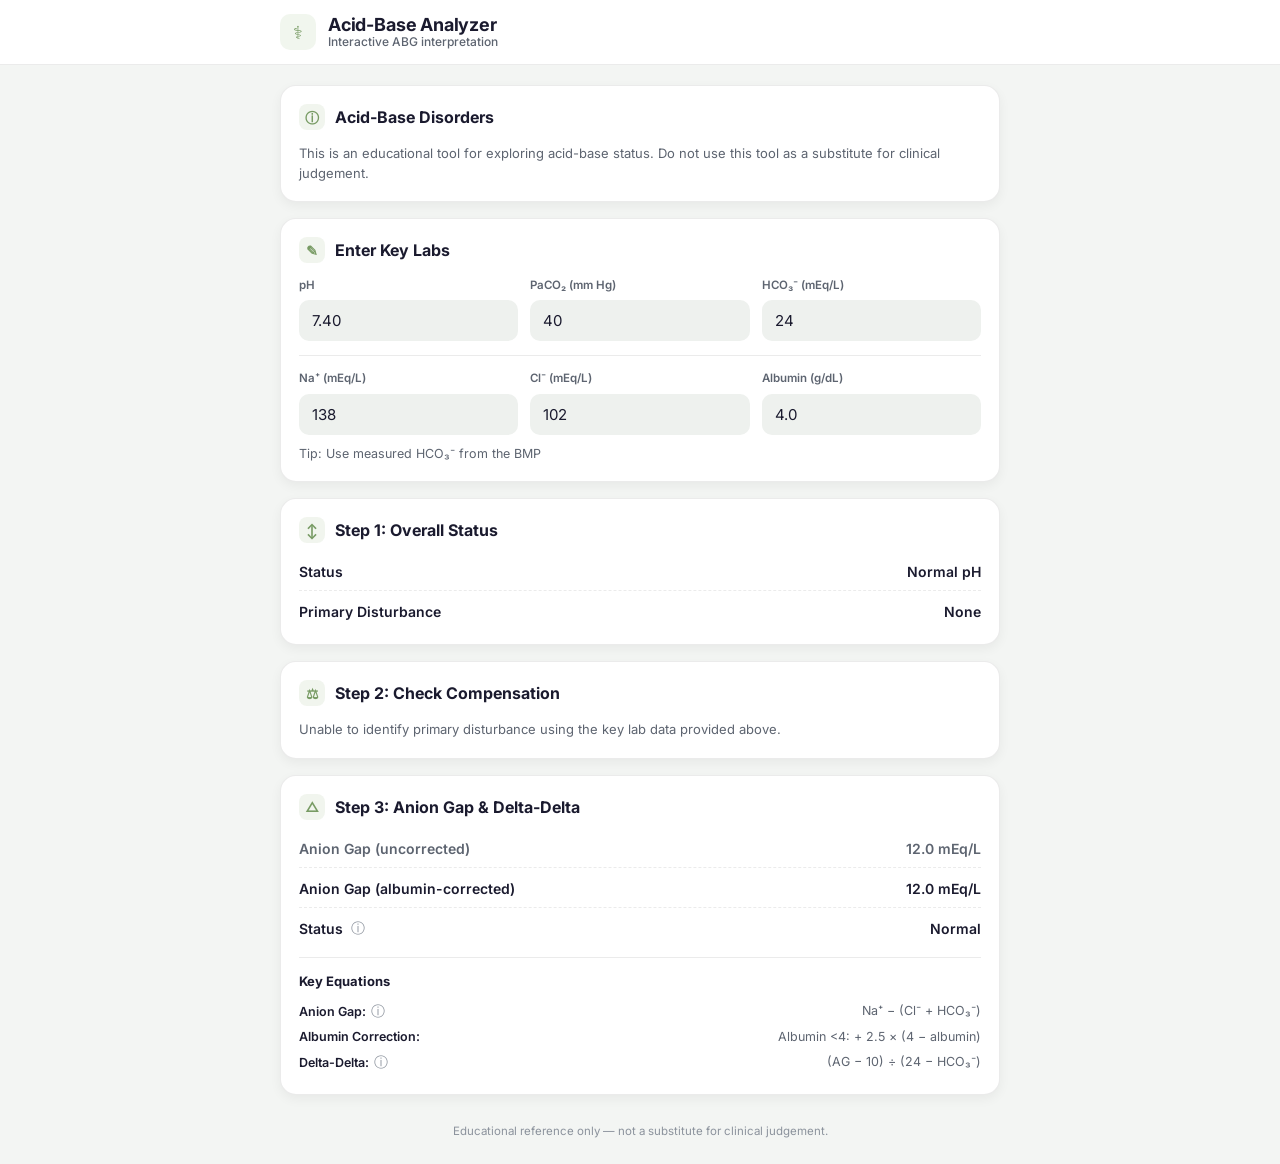
<file: index.html>
<!DOCTYPE html>
<html lang="en">
<head>
  <meta charset="UTF-8" />
  <meta name="viewport" content="width=device-width, initial-scale=1.0, viewport-fit=cover" />
  <meta name="description" content="Interactive acid-base / arterial blood gas (ABG) analyzer — identify primary disturbances, compensation, anion gap, delta-delta, and likely etiologies." />
  <meta name="theme-color" content="#9ebf8a" />
  <title>Acid-Base Analyzer</title>

  <link rel="preconnect" href="https://fonts.googleapis.com" />
  <link rel="preconnect" href="https://fonts.gstatic.com" crossorigin />
  <link href="https://fonts.googleapis.com/css2?family=Inter:wght@400;500;600;700&display=swap" rel="stylesheet" />

  <style>
    :root {
      --sage: rgb(158, 191, 138);
      --sage-light: rgba(158, 191, 138, 0.15);
      --sage-dark: rgb(120, 155, 100);
      --red: rgb(220, 80, 80);
      --blue: rgb(80, 130, 220);
      --green: rgb(80, 180, 120);
      --orange: rgb(240, 160, 60);
      --bg: #f3f5f3;
      --bg-card: #ffffff;
      --bg-pill: #eef1ee;
      --text: #1a1a2e;
      --text-secondary: #5d6470;
      --text-muted: #8b929c;
      --border: rgba(0, 0, 0, 0.08);
      --shadow: 0 4px 12px rgba(0, 0, 0, 0.05);
      --shadow-lg: 0 10px 24px rgba(0, 0, 0, 0.08);
      --radius: 16px;
      --radius-sm: 10px;
    }
    @media (prefers-color-scheme: dark) {
      :root:not([data-theme="light"]) {
        --bg: #0f1115; --bg-card: #181c22; --bg-pill: #232830;
        --text: #f3f4f6; --text-secondary: #b3b9c4; --text-muted: #7a818c;
        --border: rgba(255, 255, 255, 0.08);
        --shadow: 0 4px 12px rgba(0, 0, 0, 0.3);
        --shadow-lg: 0 10px 24px rgba(0, 0, 0, 0.5);
      }
    }
    * { box-sizing: border-box; margin: 0; padding: 0; -webkit-tap-highlight-color: transparent; }
    html, body { background: var(--bg); color: var(--text); }
    body { font-family: 'Inter', -apple-system, BlinkMacSystemFont, "Segoe UI", Roboto, Helvetica, Arial, sans-serif; line-height: 1.5; min-height: 100vh; -webkit-font-smoothing: antialiased; }

    .app-header { position: sticky; top: 0; z-index: 50; background: var(--bg-card); border-bottom: 1px solid var(--border); backdrop-filter: saturate(150%) blur(8px); -webkit-backdrop-filter: saturate(150%) blur(8px); }
    .header-inner { max-width: 760px; margin: 0 auto; padding: 14px 20px; display: flex; align-items: center; gap: 12px; }
    .header-logo { width: 36px; height: 36px; border-radius: 10px; background: var(--sage-light); color: var(--sage-dark); display: grid; place-items: center; font-size: 18px; }
    .header-title { display: flex; flex-direction: column; line-height: 1.15; flex: 1; }
    .header-title h1 { font-size: 18px; font-weight: 700; letter-spacing: -0.01em; }
    .header-title small { font-size: 12px; color: var(--text-secondary); font-weight: 500; }

    main { max-width: 760px; margin: 0 auto; padding: 20px; display: flex; flex-direction: column; gap: 16px; }
    .card { background: var(--bg-card); border: 1px solid var(--border); border-radius: var(--radius); box-shadow: var(--shadow); padding: 18px; }
    .card-title { display: flex; align-items: center; gap: 10px; font-size: 16px; font-weight: 700; margin-bottom: 14px; }
    .card-title .icon { width: 26px; height: 26px; border-radius: 8px; background: var(--sage-light); color: var(--sage-dark); display: grid; place-items: center; font-size: 14px; flex-shrink: 0; }
    .card-subtle { font-size: 13px; color: var(--text-secondary); }

    .field-grid { display: grid; grid-template-columns: repeat(3, minmax(0, 1fr)); gap: 12px; }
    .field-grid.two { grid-template-columns: repeat(2, minmax(0, 1fr)); }
    .field-grid.four { grid-template-columns: repeat(4, minmax(0, 1fr)); }
    @media (max-width: 520px) { .field-grid, .field-grid.four { grid-template-columns: repeat(2, minmax(0, 1fr)); } }
    .field { display: flex; flex-direction: column; gap: 6px; }
    .field label { font-size: 11.5px; font-weight: 600; color: var(--text-secondary); }
    .field input { width: 100%; padding: 10px 12px; font-size: 15px; font-family: inherit; background: var(--bg-pill); color: var(--text); border: 1px solid transparent; border-radius: var(--radius-sm); outline: none; transition: border-color .15s, background .15s; }
    .field input:focus { border-color: var(--sage); background: var(--bg-card); }

    .divider { height: 1px; background: var(--border); margin: 14px 0; }
    .tip { font-size: 12.5px; color: var(--text-secondary); margin-top: 10px; }
    .row { display: flex; align-items: center; justify-content: space-between; gap: 12px; padding: 4px 0; }
    .row + .row { border-top: 1px dashed var(--border); margin-top: 4px; padding-top: 10px; }
    .row-label { font-size: 14px; font-weight: 600; display: inline-flex; align-items: center; gap: 6px; }
    .row-value { font-size: 14px; font-weight: 600; text-align: right; }
    .pill { display: inline-block; padding: 5px 12px; border-radius: 999px; background: var(--bg-pill); font-size: 13.5px; font-weight: 600; white-space: nowrap; }
    .value-red { color: var(--red); } .value-blue { color: var(--blue); } .value-green { color: var(--green); }
    .pill.value-red { color: var(--red); }

    .result-banner { text-align: center; font-size: 15px; font-weight: 600; padding: 12px; border-radius: 12px; background: var(--bg-pill); display: flex; align-items: center; justify-content: center; gap: 8px; }
    .result-banner.red { background: rgba(220, 80, 80, 0.12); color: var(--red); }
    .result-banner.green { background: rgba(80, 180, 120, 0.12); color: var(--green); }
    .result-banner.muted { color: var(--text-secondary); }

    .equations { margin-top: 14px; padding-top: 14px; border-top: 1px solid var(--border); }
    .equations h4 { font-size: 13px; font-weight: 700; margin-bottom: 8px; }
    .eq-row { display: flex; justify-content: space-between; gap: 10px; font-size: 12.5px; padding: 3px 0; align-items: flex-start; }
    .eq-row .eq-label { color: var(--text); font-weight: 600; flex-shrink: 0; }
    .eq-row .eq-value { color: var(--text-secondary); text-align: right; }
    .hint { font-size: 12.5px; color: var(--text-secondary); margin-top: 8px; line-height: 1.5; }

    .etiology-group + .etiology-group { margin-top: 14px; padding-top: 14px; border-top: 1px solid var(--border); }
    .etiology-group h4 { font-size: 13.5px; font-weight: 700; margin-bottom: 8px; }
    .chips { display: flex; flex-direction: column; gap: 6px; }
    .chip { display: flex; align-items: flex-start; gap: 8px; font-size: 13px; line-height: 1.45; color: var(--text); }
    .chip::before { content: ""; flex-shrink: 0; width: 6px; height: 6px; border-radius: 50%; background: var(--sage); margin-top: 8px; }

    .info-btn { display: inline-grid; place-items: center; width: 18px; height: 18px; border: none; background: none; color: var(--text-muted); cursor: pointer; font-size: 13px; line-height: 1; padding: 0; border-radius: 50%; }
    .info-btn:hover { color: var(--sage-dark); background: var(--sage-light); }
    .info-btn::before { content: "ⓘ"; font-size: 14px; }

    .modal-overlay { position: fixed; inset: 0; background: rgba(0, 0, 0, 0.4); backdrop-filter: blur(3px); -webkit-backdrop-filter: blur(3px); display: none; align-items: center; justify-content: center; padding: 20px; z-index: 100; }
    .modal-overlay.open { display: flex; }
    .modal { background: var(--bg-card); border-radius: var(--radius); max-width: 480px; width: 100%; max-height: 80vh; overflow-y: auto; box-shadow: var(--shadow-lg); padding: 20px; position: relative; }
    .modal h3 { font-size: 16px; font-weight: 700; margin-bottom: 10px; display: flex; align-items: center; gap: 8px; }
    .modal h3 .icon { color: var(--sage-dark); }
    .modal h4 { font-size: 13px; font-weight: 700; margin-top: 12px; margin-bottom: 6px; }
    .modal p { font-size: 13.5px; line-height: 1.55; color: var(--text); margin-bottom: 6px; }
    .modal .eqn { background: var(--bg-pill); padding: 10px 12px; border-radius: 10px; font-family: ui-monospace, SFMono-Regular, Menlo, Consolas, monospace; font-size: 14px; text-align: center; margin: 8px 0; }
    .modal-close { position: absolute; top: 12px; right: 12px; width: 32px; height: 32px; border: none; background: var(--bg-pill); border-radius: 50%; font-size: 16px; cursor: pointer; color: var(--text-secondary); display: grid; place-items: center; }
    .modal ul { padding-left: 20px; margin: 6px 0; }
    .modal li { font-size: 13.5px; line-height: 1.55; margin-bottom: 4px; }

    .switch-row { display: flex; align-items: center; gap: 10px; font-size: 13.5px; font-weight: 600; cursor: pointer; user-select: none; }
    .switch { position: relative; width: 40px; height: 22px; background: var(--bg-pill); border-radius: 999px; transition: background .2s; flex-shrink: 0; }
    .switch::after { content: ""; position: absolute; top: 2px; left: 2px; width: 18px; height: 18px; background: white; border-radius: 50%; box-shadow: 0 1px 3px rgba(0,0,0,.2); transition: transform .2s; }
    .switch-row input { display: none; }
    .switch-row input:checked + .switch { background: var(--sage); }
    .switch-row input:checked + .switch::after { transform: translateX(18px); }
    .toggle-and-field { display: flex; align-items: flex-end; gap: 12px; flex-wrap: wrap; }
    .toggle-and-field .field { flex: 1 1 140px; min-width: 0; }
    .footer-note { text-align: center; font-size: 11.5px; color: var(--text-muted); padding: 8px 16px 24px; max-width: 760px; margin: 0 auto; }
  </style>
</head>
<body>
  <header class="app-header">
    <div class="header-inner">
      <div class="header-logo" aria-hidden="true">⚕</div>
      <div class="header-title">
        <h1>Acid-Base Analyzer</h1>
        <small>Interactive ABG interpretation</small>
      </div>
    </div>
  </header>

  <main>
    <section class="card">
      <div class="card-title"><span class="icon">ⓘ</span><span>Acid-Base Disorders</span></div>
      <p class="card-subtle">This is an educational tool for exploring acid-base status. Do not use this tool as a substitute for clinical judgement.</p>
    </section>

    <section class="card" id="input-card">
      <div class="card-title"><span class="icon">✎</span><span>Enter Key Labs</span></div>
      <div class="field-grid">
        <div class="field"><label for="ph">pH</label><input type="text" inputmode="decimal" id="ph" value="7.40" /></div>
        <div class="field"><label for="paco2">PaCO₂ (mm Hg)</label><input type="text" inputmode="decimal" id="paco2" value="40" /></div>
        <div class="field"><label for="hco3">HCO₃⁻ (mEq/L)</label><input type="text" inputmode="decimal" id="hco3" value="24" /></div>
      </div>
      <div class="divider"></div>
      <div class="field-grid">
        <div class="field"><label for="na">Na⁺ (mEq/L)</label><input type="text" inputmode="decimal" id="na" value="138" /></div>
        <div class="field"><label for="cl">Cl⁻ (mEq/L)</label><input type="text" inputmode="decimal" id="cl" value="102" /></div>
        <div class="field"><label for="alb">Albumin (g/dL)</label><input type="text" inputmode="decimal" id="alb" value="4.0" /></div>
      </div>
      <p class="tip">Tip: Use measured HCO₃⁻ from the BMP</p>
    </section>

    <section class="card">
      <div class="card-title"><span class="icon">↕</span><span>Step 1: Overall Status</span></div>
      <div class="row"><span class="row-label">Status</span><span class="row-value" id="status-value">Normal pH</span></div>
      <div class="row"><span class="row-label">Primary Disturbance</span><span class="row-value" id="primary-value">None</span></div>
      <p class="hint" id="status-hint" style="display:none;"></p>
    </section>

    <section class="card">
      <div class="card-title"><span class="icon">⚖</span><span>Step 2: Check Compensation</span></div>
      <div id="compensation-body"><p class="card-subtle">Unable to identify primary disturbance using the key lab data provided above.</p></div>
    </section>

    <section class="card">
      <div class="card-title"><span class="icon">△</span><span>Step 3: Anion Gap &amp; Delta-Delta</span></div>
      <div class="row"><span class="row-label" style="color: var(--text-secondary)">Anion Gap (uncorrected)</span><span class="row-value" id="ag-uncorrected" style="color: var(--text-secondary)">— mEq/L</span></div>
      <div class="row"><span class="row-label">Anion Gap (albumin-corrected)</span><span class="row-value" id="ag-corrected">— mEq/L</span></div>
      <div class="row"><span class="row-label">Status <button class="info-btn" data-tooltip="ag-status" aria-label="More info"></button></span><span class="row-value" id="ag-status">Normal</span></div>
      <div id="dd-block" style="display:none;">
        <div class="row"><span class="row-label">Delta-Delta</span><span class="row-value" id="dd-value">—</span></div>
        <p class="hint" id="dd-hint"></p>
        <p class="hint" id="dd-hco3-hint" style="display:none;">HCO₃⁻ hasn't fallen with an elevated anion gap → consider concurrent metabolic alkalosis or pre-existing high bicarbonate.</p>
      </div>
      <div class="equations">
        <h4>Key Equations</h4>
        <div class="eq-row"><span class="eq-label">Anion Gap: <button class="info-btn" data-tooltip="ag" aria-label="More info"></button></span><span class="eq-value">Na⁺ − (Cl⁻ + HCO₃⁻)</span></div>
        <div class="eq-row"><span class="eq-label">Albumin Correction:</span><span class="eq-value">Albumin &lt;4: + 2.5 × (4 − albumin)</span></div>
        <div class="eq-row"><span class="eq-label">Delta-Delta: <button class="info-btn" data-tooltip="dd" aria-label="More info"></button></span><span class="eq-value">(AG − 10) ÷ (24 − HCO₃⁻)</span></div>
      </div>
    </section>

    <section class="card" id="etiology-card" style="display:none;">
      <div class="card-title"><span class="icon">✚</span><span>Step 4: Possible Etiologies</span></div>
      <div id="ma-detail" style="display:none; margin-bottom: 14px;">
        <h4 style="font-size:13.5px; font-weight:700; margin-bottom:8px;">Refine Metabolic Acidosis Etiologies</h4>
        <div id="ma-agma-inputs" class="field-grid" style="display:none;">
          <div class="field"><label for="meas-osm">Serum Osmolality</label><input type="text" inputmode="decimal" id="meas-osm" placeholder="mOsm/kg" /></div>
          <div class="field"><label for="glucose">Glucose</label><input type="text" inputmode="decimal" id="glucose" placeholder="mg/dL" /></div>
          <div class="field"><label for="bun">BUN</label><input type="text" inputmode="decimal" id="bun" placeholder="mg/dL" /></div>
        </div>
        <div id="ma-nongap-inputs" class="field-grid" style="display:none;">
          <div class="field"><label for="urine-na">Urine Sodium</label><input type="text" inputmode="decimal" id="urine-na" placeholder="mEq/L" /></div>
          <div class="field"><label for="urine-k">Urine Potassium</label><input type="text" inputmode="decimal" id="urine-k" placeholder="mEq/L" /></div>
          <div class="field"><label for="urine-cl-ma">Urine Chloride</label><input type="text" inputmode="decimal" id="urine-cl-ma" placeholder="mEq/L" /></div>
        </div>
        <div id="osm-gap-row" style="display:none; margin-top:10px;">
          <div class="row"><span class="row-label" style="font-weight:500; color:var(--text-secondary); font-size:12.5px;">Calculated serum osmolal gap</span><span class="row-value" id="osm-gap-value">— mOsm/kg</span></div>
          <p class="hint">Serum osmolal gap = measured serum osmolality − (2 × Na + glucose/18 + BUN/2.8).</p>
        </div>
        <div id="uag-row" style="display:none; margin-top:10px;">
          <div class="row"><span class="row-label" style="font-weight:500; color:var(--text-secondary); font-size:12.5px;">Calculated urine anion gap (UAG)</span><span class="row-value" id="uag-value">— mEq/L</span></div>
          <p class="hint">UAG = Na⁺ + K⁺ − Cl⁻. Measurement is unreliable with polyuria, urine pH &gt;6.5, and when urinary Na &lt;20 mmol/L.</p>
        </div>
      </div>
      <div id="malk-detail" style="display:none; margin-bottom: 14px;">
        <h4 style="font-size:13.5px; font-weight:700; margin-bottom:8px;">Refine Metabolic Alkalosis Etiologies</h4>
        <div class="field-grid two"><div class="field"><label for="urine-cl-malk">Urine Chloride (mEq/L)</label><input type="text" inputmode="decimal" id="urine-cl-malk" placeholder="mEq/L" /></div></div>
        <p class="hint">If urine chloride is low (&lt;25 mmol/L), the cause is often saline-responsive. If high (&gt;25 mmol/L), saline-resistant — often due to mineralocorticoid excess.</p>
      </div>
      <div id="ra-detail" style="display:none; margin-bottom: 14px;">
        <h4 style="font-size:13.5px; font-weight:700; margin-bottom:8px;">Refine Respiratory Acidosis Etiologies</h4>
        <div class="toggle-and-field">
          <div class="field"><label for="aa-grad">A–a gradient (mm Hg) <button class="info-btn" data-tooltip="aa" aria-label="More info"></button></label><input type="text" inputmode="decimal" id="aa-grad" placeholder="mm Hg" /></div>
          <label class="switch-row" for="elderly"><input type="checkbox" id="elderly" /><span class="switch"></span><span>Elderly (≥65 y)</span></label>
        </div>
        <p class="hint" id="aa-hint" style="display:none;"></p>
      </div>
      <div id="etiology-sections"></div>
    </section>
  </main>

  <p class="footer-note">Educational reference only — not a substitute for clinical judgement.</p>

  <div class="modal-overlay" id="modal-overlay" role="dialog" aria-modal="true" aria-hidden="true">
    <div class="modal">
      <button class="modal-close" id="modal-close" aria-label="Close">×</button>
      <div id="modal-content"></div>
    </div>
  </div>

  <script>
    function parseVal(text, fallback) { if (text == null) return fallback; const t = String(text).replace(',', '.').trim(); if (t === '') return fallback; const n = parseFloat(t); return Number.isFinite(n) ? n : fallback; }
    function parseOpt(text) { if (text == null) return null; const t = String(text).replace(',', '.').trim(); if (t === '') return null; const n = parseFloat(t); return Number.isFinite(n) ? n : null; }
    function fmt(v) { if (v == null || !Number.isFinite(v)) return '—'; return v.toFixed(1); }
    function rangeContains(value, range, tol = 0.05) { if (!range) return false; return value >= range[0] - tol && value <= range[1] + tol; }
    function rangeText(r) { return r ? `${r[0].toFixed(1)} – ${r[1].toFixed(1)}` : '—'; }

    const state = { ph: 7.40, paCO2: 40, hco3: 24, sodium: 138, chloride: 102, albumin: 4.0, aaGradient: null, isElderly: false, measuredOsm: null, glucose: null, bun: null, urineNa: null, urineK: null, urineCl: null, urineClMalk: null };

    function uncorrectedAG() { return state.sodium - (state.chloride + state.hco3); }
    function correctedAG() { return uncorrectedAG() + 2.5 * Math.max(0, 4 - state.albumin); }
    function anionGapCategory() { return correctedAG() > 14 ? 'Elevated Anion Gap' : 'Normal'; }
    function isAGMA() { return correctedAG() > 14; }
    function acidBaseStatus() { if (state.ph < 7.38) return 'Acidemia'; if (state.ph > 7.42) return 'Alkalemia'; return 'Normal pH'; }
    function primaryProcess() {
      const ph = state.ph, paCO2 = state.paCO2, hco3 = state.hco3;
      const phLow = ph < 7.38, phHigh = ph > 7.42, phNormal = !phLow && !phHigh;
      let co2Normal, hco3Normal;
      if (phNormal) { co2Normal = paCO2 >= 38 && paCO2 <= 42; hco3Normal = hco3 >= 22 && hco3 <= 26; }
      else { co2Normal = paCO2 === 40; hco3Normal = hco3 === 24; }
      if ((phLow || phHigh) && co2Normal && hco3Normal) return 'Unknown';
      if (phLow) { if (hco3 < 22 && paCO2 > 42) return 'Mixed Acidoses'; if (hco3 < 22) return 'Metabolic Acidosis'; if (paCO2 > 42) return 'Respiratory Acidosis'; return 'Unknown'; }
      if (phHigh) { if (hco3 > 26 && paCO2 < 38) return 'Mixed Alkaloses'; if (hco3 > 26) return 'Metabolic Alkalosis'; if (paCO2 < 38) return 'Respiratory Alkalosis'; return 'Unknown'; }
      if (co2Normal && hco3Normal) return 'None';
      if (hco3 < 22 && paCO2 < 38) return 'Compensated Metabolic Acidosis or Chronic Respiratory Alkalosis';
      if (hco3 > 26 && paCO2 > 42) return 'Compensated Metabolic Alkalosis or Chronic Respiratory Acidosis';
      return 'Unknown';
    }
    function wintersRange() { const e = 1.5 * state.hco3 + 8; return [e - 2, e + 2]; }
    function metabolicAlkRange() { const e = 0.7 * (state.hco3 - 24) + 40; return [e - 2, e + 2]; }
    function respAcidosisAcute() { const e = 24 + 1 * ((state.paCO2 - 40) / 10); return [e, e]; }
    function respAcidosisChronic() { const d = (state.paCO2 - 40) / 10; const lo = 24 + 4 * d, hi = 24 + 5 * d; return [Math.min(lo, hi), Math.max(lo, hi)]; }
    function respAcidosisEnvelope() { const a = respAcidosisAcute(), c = respAcidosisChronic(); return [Math.min(a[0], c[0]), Math.max(a[1], c[1])]; }
    function respAlkalosisAcute() { if (state.paCO2 >= 40) return null; const d = (40 - state.paCO2) / 10; const e = 24 - 2 * d; return [e, e]; }
    function respAlkalosisChronic() { if (state.paCO2 >= 40) return null; const d = (40 - state.paCO2) / 10; const lo = 24 - 5 * d, hi = 24 - 4 * d; return [Math.min(lo, hi), Math.max(lo, hi)]; }
    function respAlkalosisRange() { const rs = [respAlkalosisAcute(), respAlkalosisChronic()].filter(Boolean); if (!rs.length) return null; return [Math.min(...rs.map(r=>r[0])), Math.max(...rs.map(r=>r[1]))]; }
    function deltaDeltaRatio() { const dAG = correctedAG() - 10; const dH = 24 - state.hco3; if (dAG <= 0) return null; if (dH === 0) return Infinity; return dAG / dH; }
    function serumOsmolalGap() { if (state.measuredOsm == null || state.glucose == null || state.bun == null) return null; return state.measuredOsm - (2 * state.sodium + state.glucose / 18 + state.bun / 2.8); }
    function urineAnionGap() { if (state.urineNa == null || state.urineK == null || state.urineCl == null) return null; return state.urineNa + state.urineK - state.urineCl; }
    function osmolalGapCategory() { const g = serumOsmolalGap(); if (g == null) return 'unknown'; return g >= 10 ? 'high' : 'normal'; }
    function urineAnionGapCategory() { const g = urineAnionGap(); if (g == null) return 'unknown'; return g < 0 ? 'negative' : 'positive'; }
    function urineChlorideCategory() { const c = state.urineClMalk; if (c == null) return 'unknown'; return c < 25 ? 'low' : 'high'; }
    function aaGradientCategory() { if (state.aaGradient == null) return 'unknown'; const lo = state.isElderly ? 15 : 5; const hi = state.isElderly ? 20 : 10; if (state.aaGradient < lo) return 'normal'; if (state.aaGradient > hi) return 'elevated'; return 'indeterminate'; }

    function compactCompResult(primary, expected, actual) {
      if (!expected) return { text: '—', color: 'muted' };
      const inRange = actual >= expected[0] && actual <= expected[1];
      let phase = null;
      if (primary.includes('Respiratory')) {
        if (primary.includes('Acidosis')) {
          const a = respAcidosisAcute(), c = respAcidosisChronic();
          const inA = rangeContains(actual, a), inC = rangeContains(actual, c);
          if (inA && inC) phase = 'Acute or Chronic'; else if (inA) phase = 'Acute'; else if (inC) phase = 'Chronic';
        } else if (primary.includes('Alkalosis')) {
          const a = respAlkalosisAcute(), c = respAlkalosisChronic();
          if (a && c) { const inA = rangeContains(actual, a), inC = rangeContains(actual, c); if (inA && inC) phase = 'Acute or Chronic'; else if (inA) phase = 'Acute'; else if (inC) phase = 'Chronic'; }
        }
      }
      if (inRange) return { text: phase ? `Compensated · ${phase}` : 'Compensated', color: 'green' };
      if (primary.includes('Metabolic')) {
        if (actual < expected[0]) return { text: 'Additional Resp. Alkalosis', color: 'red' };
        if (actual > expected[1]) return { text: 'Additional Resp. Acidosis', color: 'red' };
      } else if (primary.includes('Respiratory')) {
        if (actual < expected[0]) return { text: 'Additional Met. Acidosis', color: 'red' };
        if (actual > expected[1]) return { text: 'Additional Met. Alkalosis', color: 'red' };
      }
      return { text: 'Uncompensated', color: 'red' };
    }
    function compactCompTooltip(primary, expected, actual) {
      if (!expected) return 'Enter values to see expected compensation.';
      const result = compactCompResult(primary, expected, actual).text;
      function respPhaseDetail() {
        if (!primary.includes('Respiratory')) return null;
        if (primary.includes('Acidosis')) {
          const a = respAcidosisAcute(), c = respAcidosisChronic();
          const inA = rangeContains(actual, a), inC = rangeContains(actual, c);
          if (inA && inC) return "Falls in the overlap of acute and chronic compensation. Acute: HCO₃⁻ rises ~1 mEq/L per 10 mm Hg PaCO₂ above 40 (minutes to hours). Chronic: HCO₃⁻ rises ~4–5 mEq/L per 10 mm Hg PaCO₂ above 40 (2–5 days). Correlate with timing.";
          if (inA) return "Acute: HCO₃⁻ rises ~1 mEq/L per 10 mm Hg PaCO₂ above 40 (minutes to hours).";
          if (inC) return "Chronic: HCO₃⁻ rises ~4–5 mEq/L per 10 mm Hg PaCO₂ above 40 (2–5 days).";
        } else if (primary.includes('Alkalosis')) {
          const a = respAlkalosisAcute(), c = respAlkalosisChronic();
          if (a && c) {
            const inA = rangeContains(actual, a), inC = rangeContains(actual, c);
            if (inA && inC) return "Falls in the overlap of acute and chronic compensation. Acute: HCO₃⁻ falls ~2 mEq/L per 10 mm Hg fall in PaCO₂ (minutes to hours). Chronic: HCO₃⁻ falls ~4–5 mEq/L per 10 mm Hg fall in PaCO₂ (2–5 days). Correlate with timing.";
            if (inA) return "Acute: HCO₃⁻ falls ~2 mEq/L per 10 mm Hg fall in PaCO₂ (minutes to hours).";
            if (inC) return "Chronic: HCO₃⁻ falls ~4–5 mEq/L per 10 mm Hg fall in PaCO₂ (2–5 days).";
          }
        }
        return null;
      }
      if (result.startsWith('Compensated')) {
        if (primary.includes('Metabolic')) return 'Compensated: Within the expected physiologic range for this metabolic disturbance (PaCO₂ response). Respiratory compensation typically occurs over hours.';
        if (primary.includes('Respiratory')) { const base = 'Compensated: Within the expected physiologic range for this respiratory disturbance (HCO₃⁻ response).'; const phase = respPhaseDetail(); return phase ? base + ' ' + phase : base; }
        return 'Compensated within expected range.';
      }
      switch (result) {
        case 'Additional Resp. Alkalosis': return 'PaCO₂ is lower than expected for this metabolic process → suggests an additional respiratory alkalosis beyond simple compensation.';
        case 'Additional Resp. Acidosis':  return 'PaCO₂ is higher than expected for this metabolic process → suggests an additional respiratory acidosis beyond simple compensation.';
        case 'Additional Met. Acidosis':   return 'HCO₃⁻ is lower than expected for this respiratory process → suggests an additional metabolic acidosis beyond simple compensation.';
        case 'Additional Met. Alkalosis':  return 'HCO₃⁻ is higher than expected for this respiratory process → suggests an additional metabolic alkalosis beyond simple compensation.';
        case 'Uncompensated':              return 'Outside the expected range for simple compensation — correlate clinically for timing or mixed disorders.';
        default: return 'Enter values to see expected compensation.';
      }
    }
    function actualColorInAny(actual, ranges) { for (const r of ranges) if (r && actual >= r[0] - 0.05 && actual <= r[1] + 0.05) return ''; if (ranges.length >= 2) { const sorted = [...ranges].filter(Boolean).sort((a,b)=>a[0]-b[0]); if (sorted.length >= 2) { const lower = sorted[0], upper = sorted[sorted.length-1]; if (actual >= lower[1] && actual <= upper[0]) return ''; } } return 'value-red'; }
    function actualColorIn(actual, range) { if (!range) return ''; return (actual >= range[0] - 0.05 && actual <= range[1] + 0.05) ? '' : 'value-red'; }

    const ETIO = {
      highOsmAGMA: { title: 'Anion gap metabolic acidosis with elevated osmolal gap', items: ['Methanol','Ethylene glycol (antifreeze)','Propylene glycol toxicity (vehicle in IV lorazepam, diazepam, phenytoin, phenobarbital)'] },
      normalOsmAGMA: { title: 'Anion gap metabolic acidosis with normal osmolal gap', items: ['L-lactate (~50% of cases): can be seen with normal anion gap','5-oxoproline: chronic acetaminophen use','D-lactate: short bowel syndrome or SIBO','Aspirin (salicylates)','Renal failure','Ketoacidosis: diabetic, alcoholic, or starvation','Rhabdomyolysis'] },
      nonGapNeg: { title: 'Non-anion gap metabolic acidosis with negative urine anion gap', items: ['Diarrhea','Sodium chloride infusion','Renal Tubular Acidosis, Type 2 (Proximal)'] },
      nonGapPos: { title: 'Non-anion gap metabolic acidosis with positive urine anion gap', items: ['Renal Tubular Acidosis, Type 1, e.g., lithium toxicity','Renal Tubular Acidosis, Type 4'] },
      respAlk: { title: 'Respiratory alkalosis', items: ['Hypoxemia: altitude, PE, pneumonia','Pregnancy','Liver disease','Anxiety','Pain','Fever','Sepsis'] },
    };
    function metabolicAlkalosisEtiology() {
      const cat = urineChlorideCategory(); let items;
      if (cat === 'low') items = ['Vomiting','Nasogastric aspiration','Diuretics: low urine Cl after stopping drug'];
      else if (cat === 'high') items = ['Diuretics: high urine Cl with active drug use','Severe hypercalcemia','Severe hypomagnesemia','Bartter Syndrome: high urinary calcium','Gitelman Syndrome: low urinary calcium','Primary hyperaldosteronism','Cushing disease','Ectopic ACTH production'];
      else items = ['Vomiting','Nasogastric aspiration','Diuretic overuse','Bartter or Gitelman syndromes','Primary hyperaldosteronism','Cushing disease','Ectopic ACTH production'];
      return { title: 'Metabolic alkalosis', items };
    }
    function respiratoryAcidosisEtiology() {
      const cat = aaGradientCategory(); let items;
      switch (cat) { case 'normal': items = ['Hypoventilation without intrinsic lung disease']; break; case 'elevated': items = ['Hypoventilation with intrinsic lung disease, ventilation–perfusion mismatch, or both']; break; default: items = ['Hypoventilation without intrinsic lung disease','Hypoventilation with intrinsic lung disease, ventilation–perfusion mismatch, or both']; }
      return { title: 'Respiratory acidosis', items };
    }
    function metabolicAcidosisSections() {
      if (isAGMA()) {
        const cat = osmolalGapCategory(); let agma;
        if (cat === 'high') agma = [ETIO.highOsmAGMA]; else if (cat === 'normal') agma = [ETIO.normalOsmAGMA]; else agma = [ETIO.highOsmAGMA, ETIO.normalOsmAGMA];
        const r = deltaDeltaRatio();
        if (r != null && r < 1) return [...agma, ...nonGapMASections()];
        const sections = [...agma]; if (r != null && r > 2) sections.push(metabolicAlkalosisEtiology()); return sections;
      }
      return nonGapMASections();
    }
    function nonGapMASections() { const cat = urineAnionGapCategory(); if (cat === 'negative') return [ETIO.nonGapNeg]; if (cat === 'positive') return [ETIO.nonGapPos]; return [ETIO.nonGapNeg, ETIO.nonGapPos]; }
    function hasMetAcid()  { const p = primaryProcess(); return p === 'Metabolic Acidosis'  || p === 'Compensated Metabolic Acidosis or Chronic Respiratory Alkalosis'; }
    function hasMetAlk()   { const p = primaryProcess(); return p === 'Metabolic Alkalosis' || p === 'Compensated Metabolic Alkalosis or Chronic Respiratory Acidosis'; }
    function hasRespAcid() { const p = primaryProcess(); return p === 'Respiratory Acidosis'|| p === 'Compensated Metabolic Alkalosis or Chronic Respiratory Acidosis'; }
    function hasRespAlk()  { const p = primaryProcess(); return p === 'Respiratory Alkalosis'|| p === 'Compensated Metabolic Acidosis or Chronic Respiratory Alkalosis'; }
    function concomitantRespiratory() {
      const out = [];
      if (hasMetAcid()) { const w = wintersRange(); if (state.paCO2 < w[0]) out.push(ETIO.respAlk); else if (state.paCO2 > w[1]) out.push(respiratoryAcidosisEtiology()); }
      if (hasMetAlk())  { const w = metabolicAlkRange(); if (state.paCO2 < w[0]) out.push(ETIO.respAlk); else if (state.paCO2 > w[1]) out.push(respiratoryAcidosisEtiology()); }
      return out;
    }
    function concomitantMetabolic() {
      const out = [];
      if (hasRespAcid()) { const env = respAcidosisEnvelope(); if (state.hco3 < env[0]) out.push(...metabolicAcidosisSections()); else if (state.hco3 > env[1]) out.push(metabolicAlkalosisEtiology()); }
      if (hasRespAlk())  { const env = respAlkalosisRange(); if (env) { if (state.hco3 < env[0]) out.push(...metabolicAcidosisSections()); else if (state.hco3 > env[1]) out.push(metabolicAlkalosisEtiology()); } }
      return out;
    }
    function indicatesAdditionalMetAcidosis() { if (hasRespAcid()) { const env = respAcidosisEnvelope(); if (env && state.hco3 < env[0]) return true; } if (hasRespAlk()) { const env = respAlkalosisRange(); if (env && state.hco3 < env[0]) return true; } return false; }
    function shouldShowDeltaDelta() { if (isAGMA() && primaryProcess() === 'Metabolic Acidosis') return true; if (indicatesAdditionalMetAcidosis() && correctedAG() > 14) return true; return false; }
    function relevantEtiologySections() {
      const p = primaryProcess();
      switch (p) {
        case 'Mixed Acidoses': return [...metabolicAcidosisSections(), respiratoryAcidosisEtiology()];
        case 'Metabolic Acidosis': return [...metabolicAcidosisSections(), ...concomitantRespiratory()];
        case 'Respiratory Acidosis': return [respiratoryAcidosisEtiology(), ...concomitantMetabolic()];
        case 'Mixed Alkaloses': return [ETIO.respAlk, metabolicAlkalosisEtiology()];
        case 'Metabolic Alkalosis': return [metabolicAlkalosisEtiology(), ...concomitantRespiratory()];
        case 'Respiratory Alkalosis': return [ETIO.respAlk, ...concomitantMetabolic()];
        case 'Compensated Metabolic Acidosis or Chronic Respiratory Alkalosis': return [...metabolicAcidosisSections(), ETIO.respAlk];
        case 'Compensated Metabolic Alkalosis or Chronic Respiratory Acidosis': return [metabolicAlkalosisEtiology(), respiratoryAcidosisEtiology(), ...concomitantMetabolic()];
        case 'Unknown': if (isAGMA()) return [ETIO.highOsmAGMA, ETIO.normalOsmAGMA, metabolicAlkalosisEtiology(), respiratoryAcidosisEtiology(), ETIO.respAlk]; return [ETIO.nonGapNeg, ETIO.nonGapPos, metabolicAlkalosisEtiology(), respiratoryAcidosisEtiology(), ETIO.respAlk];
        default: return [];
      }
    }
    function shouldRequestMA()   { return relevantEtiologySections().some(s => /metabolic acidosis/i.test(s.title)); }
    function shouldRequestMAlk() { return relevantEtiologySections().some(s => /metabolic alkalosis/i.test(s.title)); }
    function shouldRequestRA()   { return relevantEtiologySections().some(s => /respiratory acidosis/i.test(s.title)); }
    function aaGradientHint() {
      if (state.aaGradient == null) return null;
      const isElderly = state.isElderly; const low = isElderly ? 15 : 5; const high = isElderly ? 20 : 10; const ageLabel = isElderly ? 'elderly' : 'young'; const g = state.aaGradient.toFixed(1);
      switch (aaGradientCategory()) {
        case 'normal': return `A–a gradient ${g} mm Hg is within the expected range for ${ageLabel} adults (<${low} mm Hg).`;
        case 'indeterminate': return `A–a gradient ${g} mm Hg is in the indeterminate range for ${ageLabel} adults (${low}–${high} mm Hg). This may be normal or may reflect early intrinsic lung disease — correlate clinically.`;
        case 'elevated': return `A–a gradient ${g} mm Hg is elevated for ${ageLabel} adults (>${high} mm Hg), suggesting intrinsic lung disease or ventilation–perfusion mismatch.`;
        default: return null;
      }
    }

    function expectedActualBlock(title, equation, expected, actual, actualCls) {
      const expHtml = expected ? `<div class="row"><span class="row-label">Expected</span><span class="pill">${rangeText(expected)}</span></div><div class="row"><span class="row-label">Actual</span><span class="pill ${actualCls}">${fmt(actual)}</span></div>` : `<p class="card-subtle">Enter values to see expected compensation for this process.</p>`;
      return `<div><div style="display:flex; justify-content:space-between; align-items:baseline; gap:8px; margin-bottom:8px;"><strong style="font-size:14px;">${title}</strong>${equation ? `<span style="font-size:12px; color:var(--text-secondary);">${equation}</span>` : ''}</div>${expHtml}</div>`;
    }
    function expectedActualBlockTooltip(label, range, tooltipKey) { return `<div class="row"><span class="row-label">${label} <button class="info-btn" data-tooltip="${tooltipKey}" aria-label="More info"></button></span><span class="pill">${rangeText(range)}</span></div>`; }
    function escapeAttr(s) { return String(s).replace(/&/g,'&amp;').replace(/"/g,'&quot;').replace(/</g,'&lt;').replace(/>/g,'&gt;'); }

    function renderCompensation() {
      const p = primaryProcess(); const root = document.getElementById('compensation-body');
      if (p.includes('Metabolic Acidosis') && !p.includes('Compensated')) {
        const r = wintersRange(); const actualCls = actualColorIn(state.paCO2, r); const result = compactCompResult(p, r, state.paCO2); const tip = compactCompTooltip(p, r, state.paCO2);
        root.innerHTML = `${expectedActualBlock("Winter's Formula", "PaCO₂ = 1.5 × HCO₃⁻ + 8 ± 2", r, state.paCO2, actualCls)}<div class="divider"></div><div class="result-banner ${result.color}">${result.text} <button class="info-btn" data-tooltip="custom" data-text="${escapeAttr(tip)}" aria-label="More info"></button></div>`; return;
      }
      if (p.includes('Metabolic Alkalosis') && !p.includes('Compensated')) {
        const r = metabolicAlkRange(); const actualCls = actualColorIn(state.paCO2, r); const result = compactCompResult(p, r, state.paCO2); const tip = compactCompTooltip(p, r, state.paCO2);
        root.innerHTML = `${expectedActualBlock("Metabolic Alkalosis", "PaCO₂ = 0.7 × ([HCO₃⁻] − 24) + 40 ± 2", r, state.paCO2, actualCls)}<div class="divider"></div><div class="result-banner ${result.color}">${result.text} <button class="info-btn" data-tooltip="custom" data-text="${escapeAttr(tip)}" aria-label="More info"></button></div>`; return;
      }
      if (p.includes('Respiratory Acidosis') && !p.includes('Compensated')) {
        const a = respAcidosisAcute(), c = respAcidosisChronic(); const env = respAcidosisEnvelope(); const actualCls = actualColorInAny(state.hco3, [a, c]); const result = compactCompResult(p, env, state.hco3); const tip = compactCompTooltip(p, env, state.hco3);
        root.innerHTML = `<strong style="font-size:14px;">Respiratory Acidosis</strong><div style="margin-top:10px;">${expectedActualBlockTooltip('Expected (Acute)', a, 'rac-acute')}${expectedActualBlockTooltip('Expected (Chronic)', c, 'rac-chronic')}<div class="row"><span class="row-label">Actual</span><span class="pill ${actualCls}">${fmt(state.hco3)}</span></div></div><div class="divider"></div><div class="result-banner ${result.color}">${result.text} <button class="info-btn" data-tooltip="custom" data-text="${escapeAttr(tip)}" aria-label="More info"></button></div>`; return;
      }
      if (p.includes('Respiratory Alkalosis') && !p.includes('Compensated')) {
        const a = respAlkalosisAcute(), c = respAlkalosisChronic(); const env = respAlkalosisRange(); if (!a || !c) { root.innerHTML = `<p class="card-subtle">Unable to compute expected respiratory alkalosis compensation.</p>`; return; }
        const actualCls = actualColorInAny(state.hco3, [a, c]); const result = compactCompResult(p, env, state.hco3); const tip = compactCompTooltip(p, env, state.hco3);
        root.innerHTML = `<strong style="font-size:14px;">Respiratory Alkalosis</strong><div style="margin-top:10px;">${expectedActualBlockTooltip('Expected (Acute)', a, 'ral-acute')}${expectedActualBlockTooltip('Expected (Chronic)', c, 'ral-chronic')}<div class="row"><span class="row-label">Actual</span><span class="pill ${actualCls}">${fmt(state.hco3)}</span></div></div><div class="divider"></div><div class="result-banner ${result.color}">${result.text} <button class="info-btn" data-tooltip="custom" data-text="${escapeAttr(tip)}" aria-label="More info"></button></div>`; return;
      }
      root.innerHTML = `<p class="card-subtle">Unable to identify primary disturbance using the key lab data provided above.</p>`;
    }

    function render() {
      const status = acidBaseStatus(); const statusEl = document.getElementById('status-value');
      statusEl.textContent = status; statusEl.className = 'row-value ' + (status === 'Acidemia' ? 'value-red' : status === 'Alkalemia' ? 'value-blue' : '');
      const primary = primaryProcess(); document.getElementById('primary-value').textContent = primary;
      const statusHint = document.getElementById('status-hint');
      if (primary === 'None' && correctedAG() > 14) { statusHint.style.display = ''; statusHint.textContent = 'An underlying mixed acid-base disorder may still be present given that this patient has an elevated anion gap.'; }
      else if (primary.includes('Metabolic Alkalosis')) { statusHint.style.display = ''; statusHint.textContent = 'The development of a metabolic alkalosis requires both too much bicarbonate in the body and an inability of the kidneys to remove it properly.'; }
      else { statusHint.style.display = 'none'; }
      renderCompensation();
      document.getElementById('ag-uncorrected').textContent = fmt(uncorrectedAG()) + ' mEq/L';
      document.getElementById('ag-corrected').textContent = fmt(correctedAG()) + ' mEq/L';
      document.getElementById('ag-status').textContent = anionGapCategory();
      const showDD = shouldShowDeltaDelta(); const ddBlock = document.getElementById('dd-block'); ddBlock.style.display = showDD ? '' : 'none';
      if (showDD) {
        const r = deltaDeltaRatio(); document.getElementById('dd-value').textContent = (r == null) ? '—' : (Number.isFinite(r) ? r.toFixed(2) : '∞');
        const hint = document.getElementById('dd-hint');
        if (r == null) hint.textContent = 'Enter values to calculate ΔΔ and assess for mixed metabolic disorders.';
        else if (r < 1) hint.textContent = 'ΔΔ < 1: Suggests a concurrent non-gap metabolic acidosis (bicarbonate loss exceeds the rise in anion gap).';
        else if (r <= 2) hint.textContent = 'ΔΔ 1–2: Consistent with a pure anion gap metabolic acidosis (expected coupling of AG rise and HCO₃⁻ fall).';
        else hint.textContent = 'ΔΔ > 2: Suggests a concurrent metabolic alkalosis or pre-existing elevated bicarbonate (anion gap rise exceeds the fall in HCO₃⁻).';
        document.getElementById('dd-hco3-hint').style.display = ((24 - state.hco3) <= 0) ? '' : 'none';
      }
      const etiologyCard = document.getElementById('etiology-card'); const shouldShow = primaryProcess() !== 'None'; etiologyCard.style.display = shouldShow ? '' : 'none';
      if (!shouldShow) return;
      const sections = relevantEtiologySections();
      document.getElementById('ma-detail').style.display   = shouldRequestMA() ? '' : 'none';
      document.getElementById('malk-detail').style.display = shouldRequestMAlk() ? '' : 'none';
      document.getElementById('ra-detail').style.display   = shouldRequestRA() ? '' : 'none';
      document.getElementById('ma-agma-inputs').style.display   = isAGMA() ? '' : 'none';
      document.getElementById('ma-nongap-inputs').style.display = !isAGMA() ? '' : 'none';
      document.getElementById('osm-gap-row').style.display      = isAGMA() ? '' : 'none';
      document.getElementById('uag-row').style.display          = !isAGMA() ? '' : 'none';
      const og = serumOsmolalGap(); document.getElementById('osm-gap-value').textContent = (og == null ? '—' : fmt(og)) + ' mOsm/kg';
      const uag = urineAnionGap(); document.getElementById('uag-value').textContent = (uag == null ? '—' : fmt(uag)) + ' mEq/L';
      const aaHint = aaGradientHint(); const aaHintEl = document.getElementById('aa-hint');
      if (aaHint) { aaHintEl.style.display = ''; aaHintEl.textContent = aaHint; } else aaHintEl.style.display = 'none';
      const container = document.getElementById('etiology-sections');
      if (sections.length === 0) { container.innerHTML = `<p class="card-subtle">Enter values above to surface the most likely etiologies for the identified pattern.</p>`; }
      else { const seen = new Set(); const unique = sections.filter(s => seen.has(s.title) ? false : (seen.add(s.title), true)); container.innerHTML = unique.map(s => `<div class="etiology-group"><h4>${s.title}</h4><div class="chips">${s.items.map(it => `<div class="chip">${it}</div>`).join('')}</div></div>`).join(''); }
    }

    const TOOLTIPS = {
      'ag-status': { title: 'Anion Gap Status', html: `<p>Local lab reference ranges vary; this tool uses &gt;14 mEq/L as elevated.</p>` },
      'ag': { title: 'Anion Gap (AG)', html: `<h4>Equations</h4><p><strong>Uncorrected</strong></p><div class="eqn">AG = Na⁺ − (Cl⁻ + HCO₃⁻)</div><p><strong>Albumin-corrected</strong></p><div class="eqn">AG₍corr₎ = AG + 2.5 × (4 − albumin)</div><p style="font-size:12.5px; color:var(--text-secondary);">(Use albumin correction when albumin &lt; 4 g/dL)</p><h4>How to interpret</h4><ul><li>&gt; 14 mEq/L (corrected): Elevated anion gap.</li><li>Note: Local lab reference ranges vary.</li></ul><h4>Notes</h4><p>Albumin correction accounts for changes in unmeasured anions; when albumin is below 4 g/dL, the corrected anion gap better reflects the true gap.</p>` },
      'dd': { title: 'Delta–Delta', html: `<h4>Equation</h4><div class="eqn">ΔΔ = (AG − 10) ÷ (24 − HCO₃⁻)</div><h4>How to interpret</h4><ul><li>&lt; 1: Suggests concurrent non-gap metabolic acidosis (bicarbonate loss exceeds anion gap rise).</li><li>1–2: Consistent with pure anion gap metabolic acidosis (expected coupling of anion gap rise and HCO₃⁻ fall).</li><li>&gt; 2: Suggests concurrent metabolic alkalosis or pre-existing elevated bicarbonate (anion gap rise exceeds HCO₃⁻ fall).</li></ul><h4>Notes</h4><p>If HCO₃⁻ hasn't fallen with an elevated anion gap, ΔΔ may be very large (or infinite) — consider concurrent metabolic alkalosis or pre-existing high bicarbonate.</p>` },
      'rac-acute': { title: 'Acute respiratory acidosis', html: `<p>HCO₃⁻ rises ~1 mEq/L per 10 mm Hg PaCO₂ above 40. Use this expected range for early/acute changes. No margin of error is used for the expected range.</p>` },
      'rac-chronic': { title: 'Chronic respiratory acidosis', html: `<p>HCO₃⁻ rises ~4–5 mEq/L per 10 mm Hg PaCO₂ above 40. Use this expected range for longstanding changes (2–5 days).</p>` },
      'ral-acute': { title: 'Acute respiratory alkalosis', html: `<p>HCO₃⁻ falls ~2 mEq/L per 10 mm Hg fall in PaCO₂. Use this expected range for early/acute changes. No margin of error is used for the expected range.</p>` },
      'ral-chronic': { title: 'Chronic respiratory alkalosis', html: `<p>HCO₃⁻ falls ~4–5 mEq/L per 10 mm Hg fall in PaCO₂. Use this expected range for longstanding changes (2–5 days).</p>` },
      'aa': { title: 'A–a Gradient', html: `<p>Interpret A–a gradient in the context of FiO₂ and altitude; normal ranges assume room air at sea level.</p>` },
    };
    function openModal(key, text) {
      const overlay = document.getElementById('modal-overlay'); const content = document.getElementById('modal-content');
      if (key === 'custom') content.innerHTML = `<h3><span class="icon">ⓘ</span> Details</h3><p>${text || ''}</p>`;
      else { const t = TOOLTIPS[key]; if (!t) return; content.innerHTML = `<h3><span class="icon">ⓘ</span> ${t.title}</h3>${t.html}`; }
      overlay.classList.add('open'); overlay.setAttribute('aria-hidden','false');
    }
    function closeModal() { const overlay = document.getElementById('modal-overlay'); overlay.classList.remove('open'); overlay.setAttribute('aria-hidden','true'); }
    document.addEventListener('click', (e) => { const btn = e.target.closest('.info-btn'); if (btn) { openModal(btn.getAttribute('data-tooltip'), btn.getAttribute('data-text')); return; } if (e.target.id === 'modal-overlay' || e.target.id === 'modal-close') closeModal(); });
    document.addEventListener('keydown', (e) => { if (e.key === 'Escape') closeModal(); });

    function bind(id, key, isOptional = false) { const el = document.getElementById(id); el.addEventListener('input', () => { if (isOptional) state[key] = parseOpt(el.value); else state[key] = parseVal(el.value, defaultFor(key)); render(); }); }
    function defaultFor(key) { switch (key) { case 'ph': return 7.4; case 'paCO2': return 40; case 'hco3': return 24; case 'sodium': return 140; case 'chloride': return 104; case 'albumin': return 4; default: return 0; } }
    bind('ph','ph'); bind('paco2','paCO2'); bind('hco3','hco3'); bind('na','sodium'); bind('cl','chloride'); bind('alb','albumin');
    bind('aa-grad','aaGradient', true); bind('meas-osm','measuredOsm', true); bind('glucose','glucose', true); bind('bun','bun', true);
    bind('urine-na','urineNa', true); bind('urine-k','urineK', true); bind('urine-cl-ma','urineCl', true); bind('urine-cl-malk','urineClMalk', true);
    document.getElementById('elderly').addEventListener('change', (e) => { state.isElderly = e.target.checked; render(); });
    render();
  </script>
</body>
</html>
</file>
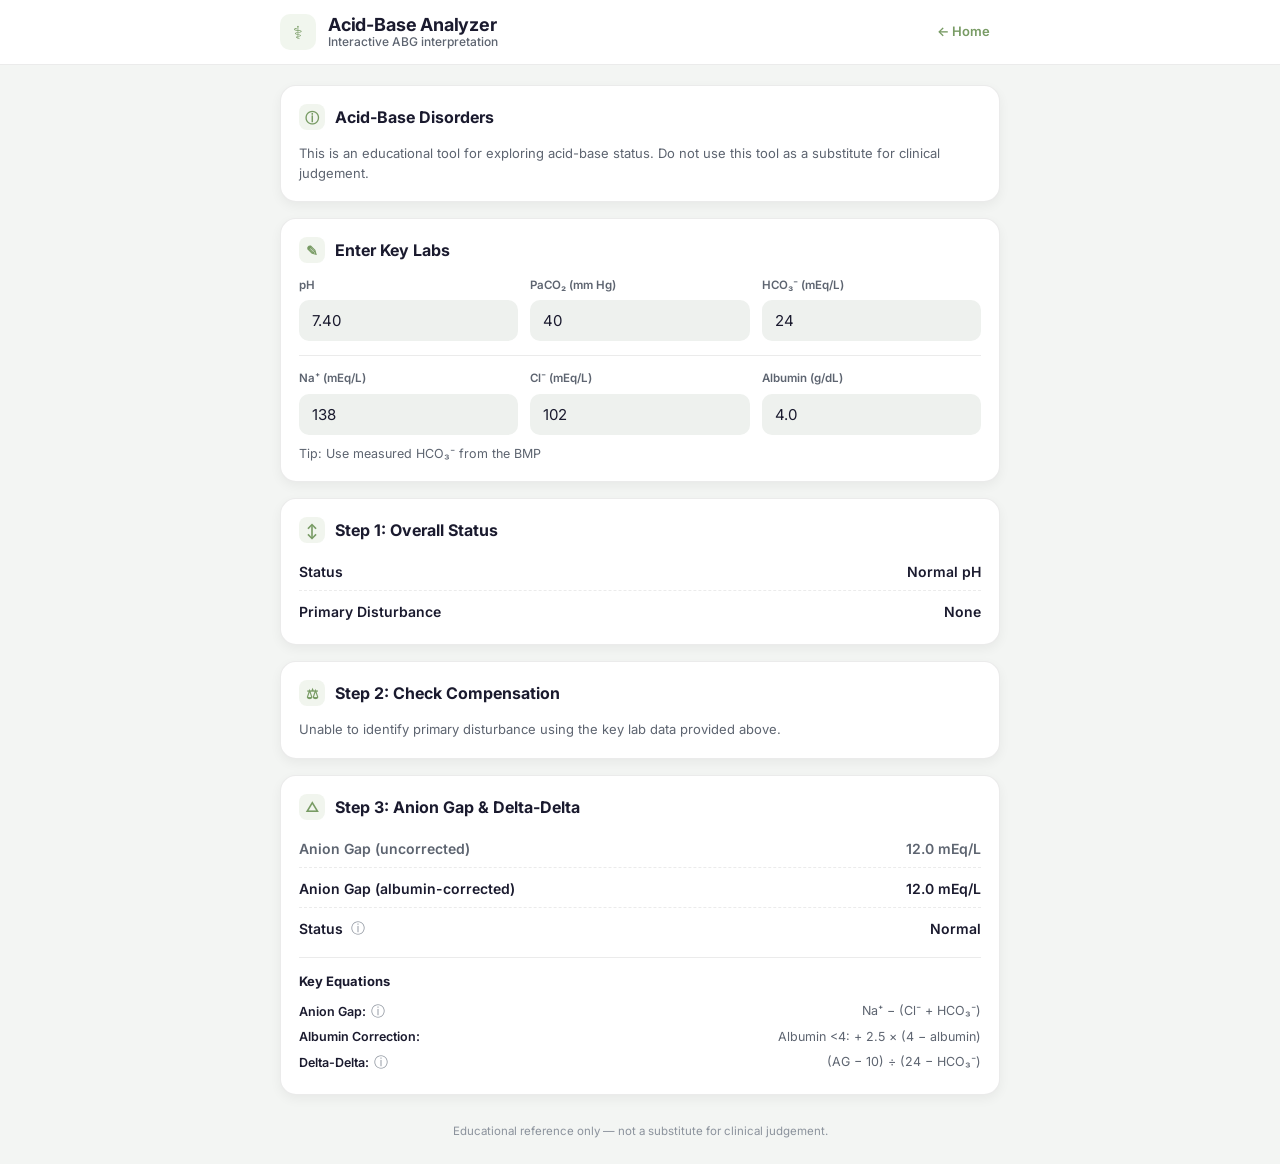
<file: abg/abg_index.html>
<!DOCTYPE html>
<html lang="en">
<head>
  <meta charset="UTF-8" />
  <meta name="viewport" content="width=device-width, initial-scale=1.0, viewport-fit=cover" />
  <meta name="description" content="Interactive acid-base / arterial blood gas (ABG) analyzer — identify primary disturbances, compensation, anion gap, delta-delta, and likely etiologies." />
  <meta name="theme-color" content="#9ebf8a" />
  <title>Acid-Base Analyzer</title>

  <link rel="preconnect" href="https://fonts.googleapis.com" />
  <link rel="preconnect" href="https://fonts.gstatic.com" crossorigin />
  <link href="https://fonts.googleapis.com/css2?family=Inter:wght@400;500;600;700&display=swap" rel="stylesheet" />

  <style>
    :root {
      --sage: rgb(158, 191, 138);
      --sage-light: rgba(158, 191, 138, 0.15);
      --sage-dark: rgb(120, 155, 100);
      --red: rgb(220, 80, 80);
      --blue: rgb(80, 130, 220);
      --green: rgb(80, 180, 120);
      --orange: rgb(240, 160, 60);
      --bg: #f3f5f3;
      --bg-card: #ffffff;
      --bg-pill: #eef1ee;
      --text: #1a1a2e;
      --text-secondary: #5d6470;
      --text-muted: #8b929c;
      --border: rgba(0, 0, 0, 0.08);
      --shadow: 0 4px 12px rgba(0, 0, 0, 0.05);
      --shadow-lg: 0 10px 24px rgba(0, 0, 0, 0.08);
      --radius: 16px;
      --radius-sm: 10px;
    }
    @media (prefers-color-scheme: dark) {
      :root:not([data-theme="light"]) {
        --bg: #0f1115; --bg-card: #181c22; --bg-pill: #232830;
        --text: #f3f4f6; --text-secondary: #b3b9c4; --text-muted: #7a818c;
        --border: rgba(255, 255, 255, 0.08);
        --shadow: 0 4px 12px rgba(0, 0, 0, 0.3);
        --shadow-lg: 0 10px 24px rgba(0, 0, 0, 0.5);
      }
    }
    * { box-sizing: border-box; margin: 0; padding: 0; -webkit-tap-highlight-color: transparent; }
    html, body { background: var(--bg); color: var(--text); }
    body { font-family: 'Inter', -apple-system, BlinkMacSystemFont, "Segoe UI", Roboto, Helvetica, Arial, sans-serif; line-height: 1.5; min-height: 100vh; -webkit-font-smoothing: antialiased; }

    .app-header { position: sticky; top: 0; z-index: 50; background: var(--bg-card); border-bottom: 1px solid var(--border); backdrop-filter: saturate(150%) blur(8px); -webkit-backdrop-filter: saturate(150%) blur(8px); }
    .header-inner { max-width: 760px; margin: 0 auto; padding: 14px 20px; display: flex; align-items: center; gap: 12px; }
    .header-logo { width: 36px; height: 36px; border-radius: 10px; background: var(--sage-light); color: var(--sage-dark); display: grid; place-items: center; font-size: 18px; }
    .header-title { display: flex; flex-direction: column; line-height: 1.15; flex: 1; }
    .header-title h1 { font-size: 18px; font-weight: 700; letter-spacing: -0.01em; }
    .header-title small { font-size: 12px; color: var(--text-secondary); font-weight: 500; }
    .home-link { font-size: 13px; font-weight: 600; color: var(--sage-dark); text-decoration: none; padding: 6px 10px; border-radius: 8px; display: inline-flex; align-items: center; gap: 4px; }
    .home-link:hover { background: var(--sage-light); }

    main { max-width: 760px; margin: 0 auto; padding: 20px; display: flex; flex-direction: column; gap: 16px; }
    .card { background: var(--bg-card); border: 1px solid var(--border); border-radius: var(--radius); box-shadow: var(--shadow); padding: 18px; }
    .card-title { display: flex; align-items: center; gap: 10px; font-size: 16px; font-weight: 700; margin-bottom: 14px; }
    .card-title .icon { width: 26px; height: 26px; border-radius: 8px; background: var(--sage-light); color: var(--sage-dark); display: grid; place-items: center; font-size: 14px; flex-shrink: 0; }
    .card-subtle { font-size: 13px; color: var(--text-secondary); }

    .field-grid { display: grid; grid-template-columns: repeat(3, minmax(0, 1fr)); gap: 12px; }
    .field-grid.two { grid-template-columns: repeat(2, minmax(0, 1fr)); }
    .field-grid.four { grid-template-columns: repeat(4, minmax(0, 1fr)); }
    @media (max-width: 520px) { .field-grid, .field-grid.four { grid-template-columns: repeat(2, minmax(0, 1fr)); } }
    .field { display: flex; flex-direction: column; gap: 6px; }
    .field label { font-size: 11.5px; font-weight: 600; color: var(--text-secondary); }
    .field input { width: 100%; padding: 10px 12px; font-size: 15px; font-family: inherit; background: var(--bg-pill); color: var(--text); border: 1px solid transparent; border-radius: var(--radius-sm); outline: none; transition: border-color .15s, background .15s; }
    .field input:focus { border-color: var(--sage); background: var(--bg-card); }

    .divider { height: 1px; background: var(--border); margin: 14px 0; }
    .tip { font-size: 12.5px; color: var(--text-secondary); margin-top: 10px; }
    .row { display: flex; align-items: center; justify-content: space-between; gap: 12px; padding: 4px 0; }
    .row + .row { border-top: 1px dashed var(--border); margin-top: 4px; padding-top: 10px; }
    .row-label { font-size: 14px; font-weight: 600; display: inline-flex; align-items: center; gap: 6px; }
    .row-value { font-size: 14px; font-weight: 600; text-align: right; }
    .pill { display: inline-block; padding: 5px 12px; border-radius: 999px; background: var(--bg-pill); font-size: 13.5px; font-weight: 600; white-space: nowrap; }
    .value-red { color: var(--red); } .value-blue { color: var(--blue); } .value-green { color: var(--green); }
    .pill.value-red { color: var(--red); }

    .result-banner { text-align: center; font-size: 15px; font-weight: 600; padding: 12px; border-radius: 12px; background: var(--bg-pill); display: flex; align-items: center; justify-content: center; gap: 8px; }
    .result-banner.red { background: rgba(220, 80, 80, 0.12); color: var(--red); }
    .result-banner.green { background: rgba(80, 180, 120, 0.12); color: var(--green); }
    .result-banner.muted { color: var(--text-secondary); }

    .equations { margin-top: 14px; padding-top: 14px; border-top: 1px solid var(--border); }
    .equations h4 { font-size: 13px; font-weight: 700; margin-bottom: 8px; }
    .eq-row { display: flex; justify-content: space-between; gap: 10px; font-size: 12.5px; padding: 3px 0; align-items: flex-start; }
    .eq-row .eq-label { color: var(--text); font-weight: 600; flex-shrink: 0; }
    .eq-row .eq-value { color: var(--text-secondary); text-align: right; }
    .hint { font-size: 12.5px; color: var(--text-secondary); margin-top: 8px; line-height: 1.5; }

    .etiology-group + .etiology-group { margin-top: 14px; padding-top: 14px; border-top: 1px solid var(--border); }
    .etiology-group h4 { font-size: 13.5px; font-weight: 700; margin-bottom: 8px; }
    .chips { display: flex; flex-direction: column; gap: 6px; }
    .chip { display: flex; align-items: flex-start; gap: 8px; font-size: 13px; line-height: 1.45; color: var(--text); }
    .chip::before { content: ""; flex-shrink: 0; width: 6px; height: 6px; border-radius: 50%; background: var(--sage); margin-top: 8px; }

    .info-btn { display: inline-grid; place-items: center; width: 18px; height: 18px; border: none; background: none; color: var(--text-muted); cursor: pointer; font-size: 13px; line-height: 1; padding: 0; border-radius: 50%; }
    .info-btn:hover { color: var(--sage-dark); background: var(--sage-light); }
    .info-btn::before { content: "ⓘ"; font-size: 14px; }

    .modal-overlay { position: fixed; inset: 0; background: rgba(0, 0, 0, 0.4); backdrop-filter: blur(3px); -webkit-backdrop-filter: blur(3px); display: none; align-items: center; justify-content: center; padding: 20px; z-index: 100; }
    .modal-overlay.open { display: flex; }
    .modal { background: var(--bg-card); border-radius: var(--radius); max-width: 480px; width: 100%; max-height: 80vh; overflow-y: auto; box-shadow: var(--shadow-lg); padding: 20px; position: relative; }
    .modal h3 { font-size: 16px; font-weight: 700; margin-bottom: 10px; display: flex; align-items: center; gap: 8px; }
    .modal h3 .icon { color: var(--sage-dark); }
    .modal h4 { font-size: 13px; font-weight: 700; margin-top: 12px; margin-bottom: 6px; }
    .modal p { font-size: 13.5px; line-height: 1.55; color: var(--text); margin-bottom: 6px; }
    .modal .eqn { background: var(--bg-pill); padding: 10px 12px; border-radius: 10px; font-family: ui-monospace, SFMono-Regular, Menlo, Consolas, monospace; font-size: 14px; text-align: center; margin: 8px 0; }
    .modal-close { position: absolute; top: 12px; right: 12px; width: 32px; height: 32px; border: none; background: var(--bg-pill); border-radius: 50%; font-size: 16px; cursor: pointer; color: var(--text-secondary); display: grid; place-items: center; }
    .modal ul { padding-left: 20px; margin: 6px 0; }
    .modal li { font-size: 13.5px; line-height: 1.55; margin-bottom: 4px; }

    .switch-row { display: flex; align-items: center; gap: 10px; font-size: 13.5px; font-weight: 600; cursor: pointer; user-select: none; }
    .switch { position: relative; width: 40px; height: 22px; background: var(--bg-pill); border-radius: 999px; transition: background .2s; flex-shrink: 0; }
    .switch::after { content: ""; position: absolute; top: 2px; left: 2px; width: 18px; height: 18px; background: white; border-radius: 50%; box-shadow: 0 1px 3px rgba(0,0,0,.2); transition: transform .2s; }
    .switch-row input { display: none; }
    .switch-row input:checked + .switch { background: var(--sage); }
    .switch-row input:checked + .switch::after { transform: translateX(18px); }
    .toggle-and-field { display: flex; align-items: flex-end; gap: 12px; flex-wrap: wrap; }
    .toggle-and-field .field { flex: 1 1 140px; min-width: 0; }
    .footer-note { text-align: center; font-size: 11.5px; color: var(--text-muted); padding: 8px 16px 24px; max-width: 760px; margin: 0 auto; }
  </style>
</head>
<body>
  <header class="app-header">
    <div class="header-inner">
      <div class="header-logo" aria-hidden="true">⚕</div>
      <div class="header-title">
        <h1>Acid-Base Analyzer</h1>
        <small>Interactive ABG interpretation</small>
      </div>
      <a href="../index.html" class="home-link">← Home</a>
    </div>
  </header>

  <main>
    <section class="card">
      <div class="card-title"><span class="icon">ⓘ</span><span>Acid-Base Disorders</span></div>
      <p class="card-subtle">This is an educational tool for exploring acid-base status. Do not use this tool as a substitute for clinical judgement.</p>
    </section>

    <section class="card" id="input-card">
      <div class="card-title"><span class="icon">✎</span><span>Enter Key Labs</span></div>
      <div class="field-grid">
        <div class="field"><label for="ph">pH</label><input type="text" inputmode="decimal" id="ph" value="7.40" /></div>
        <div class="field"><label for="paco2">PaCO₂ (mm Hg)</label><input type="text" inputmode="decimal" id="paco2" value="40" /></div>
        <div class="field"><label for="hco3">HCO₃⁻ (mEq/L)</label><input type="text" inputmode="decimal" id="hco3" value="24" /></div>
      </div>
      <div class="divider"></div>
      <div class="field-grid">
        <div class="field"><label for="na">Na⁺ (mEq/L)</label><input type="text" inputmode="decimal" id="na" value="138" /></div>
        <div class="field"><label for="cl">Cl⁻ (mEq/L)</label><input type="text" inputmode="decimal" id="cl" value="102" /></div>
        <div class="field"><label for="alb">Albumin (g/dL)</label><input type="text" inputmode="decimal" id="alb" value="4.0" /></div>
      </div>
      <p class="tip">Tip: Use measured HCO₃⁻ from the BMP</p>
    </section>

    <section class="card">
      <div class="card-title"><span class="icon">↕</span><span>Step 1: Overall Status</span></div>
      <div class="row"><span class="row-label">Status</span><span class="row-value" id="status-value">Normal pH</span></div>
      <div class="row"><span class="row-label">Primary Disturbance</span><span class="row-value" id="primary-value">None</span></div>
      <p class="hint" id="status-hint" style="display:none;"></p>
    </section>

    <section class="card">
      <div class="card-title"><span class="icon">⚖</span><span>Step 2: Check Compensation</span></div>
      <div id="compensation-body"><p class="card-subtle">Unable to identify primary disturbance using the key lab data provided above.</p></div>
    </section>

    <section class="card">
      <div class="card-title"><span class="icon">△</span><span>Step 3: Anion Gap &amp; Delta-Delta</span></div>
      <div class="row"><span class="row-label" style="color: var(--text-secondary)">Anion Gap (uncorrected)</span><span class="row-value" id="ag-uncorrected" style="color: var(--text-secondary)">— mEq/L</span></div>
      <div class="row"><span class="row-label">Anion Gap (albumin-corrected)</span><span class="row-value" id="ag-corrected">— mEq/L</span></div>
      <div class="row"><span class="row-label">Status <button class="info-btn" data-tooltip="ag-status" aria-label="More info"></button></span><span class="row-value" id="ag-status">Normal</span></div>
      <div id="dd-block" style="display:none;">
        <div class="row"><span class="row-label">Delta-Delta</span><span class="row-value" id="dd-value">—</span></div>
        <p class="hint" id="dd-hint"></p>
        <p class="hint" id="dd-hco3-hint" style="display:none;">HCO₃⁻ hasn't fallen with an elevated anion gap → consider concurrent metabolic alkalosis or pre-existing high bicarbonate.</p>
      </div>
      <div class="equations">
        <h4>Key Equations</h4>
        <div class="eq-row"><span class="eq-label">Anion Gap: <button class="info-btn" data-tooltip="ag" aria-label="More info"></button></span><span class="eq-value">Na⁺ − (Cl⁻ + HCO₃⁻)</span></div>
        <div class="eq-row"><span class="eq-label">Albumin Correction:</span><span class="eq-value">Albumin &lt;4: + 2.5 × (4 − albumin)</span></div>
        <div class="eq-row"><span class="eq-label">Delta-Delta: <button class="info-btn" data-tooltip="dd" aria-label="More info"></button></span><span class="eq-value">(AG − 10) ÷ (24 − HCO₃⁻)</span></div>
      </div>
    </section>

    <section class="card" id="etiology-card" style="display:none;">
      <div class="card-title"><span class="icon">✚</span><span>Step 4: Possible Etiologies</span></div>
      <div id="ma-detail" style="display:none; margin-bottom: 14px;">
        <h4 style="font-size:13.5px; font-weight:700; margin-bottom:8px;">Refine Metabolic Acidosis Etiologies</h4>
        <div id="ma-agma-inputs" class="field-grid" style="display:none;">
          <div class="field"><label for="meas-osm">Serum Osmolality</label><input type="text" inputmode="decimal" id="meas-osm" placeholder="mOsm/kg" /></div>
          <div class="field"><label for="glucose">Glucose</label><input type="text" inputmode="decimal" id="glucose" placeholder="mg/dL" /></div>
          <div class="field"><label for="bun">BUN</label><input type="text" inputmode="decimal" id="bun" placeholder="mg/dL" /></div>
        </div>
        <div id="ma-nongap-inputs" class="field-grid" style="display:none;">
          <div class="field"><label for="urine-na">Urine Sodium</label><input type="text" inputmode="decimal" id="urine-na" placeholder="mEq/L" /></div>
          <div class="field"><label for="urine-k">Urine Potassium</label><input type="text" inputmode="decimal" id="urine-k" placeholder="mEq/L" /></div>
          <div class="field"><label for="urine-cl-ma">Urine Chloride</label><input type="text" inputmode="decimal" id="urine-cl-ma" placeholder="mEq/L" /></div>
        </div>
        <div id="osm-gap-row" style="display:none; margin-top:10px;">
          <div class="row"><span class="row-label" style="font-weight:500; color:var(--text-secondary); font-size:12.5px;">Calculated serum osmolal gap</span><span class="row-value" id="osm-gap-value">— mOsm/kg</span></div>
          <p class="hint">Serum osmolal gap = measured serum osmolality − (2 × Na + glucose/18 + BUN/2.8).</p>
        </div>
        <div id="uag-row" style="display:none; margin-top:10px;">
          <div class="row"><span class="row-label" style="font-weight:500; color:var(--text-secondary); font-size:12.5px;">Calculated urine anion gap (UAG)</span><span class="row-value" id="uag-value">— mEq/L</span></div>
          <p class="hint">UAG = Na⁺ + K⁺ − Cl⁻. Measurement is unreliable with polyuria, urine pH &gt;6.5, and when urinary Na &lt;20 mmol/L.</p>
        </div>
      </div>
      <div id="malk-detail" style="display:none; margin-bottom: 14px;">
        <h4 style="font-size:13.5px; font-weight:700; margin-bottom:8px;">Refine Metabolic Alkalosis Etiologies</h4>
        <div class="field-grid two"><div class="field"><label for="urine-cl-malk">Urine Chloride (mEq/L)</label><input type="text" inputmode="decimal" id="urine-cl-malk" placeholder="mEq/L" /></div></div>
        <p class="hint">If urine chloride is low (&lt;25 mmol/L), the cause is often saline-responsive. If high (&gt;25 mmol/L), saline-resistant — often due to mineralocorticoid excess.</p>
      </div>
      <div id="ra-detail" style="display:none; margin-bottom: 14px;">
        <h4 style="font-size:13.5px; font-weight:700; margin-bottom:8px;">Refine Respiratory Acidosis Etiologies</h4>
        <div class="toggle-and-field">
          <div class="field"><label for="aa-grad">A–a gradient (mm Hg) <button class="info-btn" data-tooltip="aa" aria-label="More info"></button></label><input type="text" inputmode="decimal" id="aa-grad" placeholder="mm Hg" /></div>
          <label class="switch-row" for="elderly"><input type="checkbox" id="elderly" /><span class="switch"></span><span>Elderly (≥65 y)</span></label>
        </div>
        <p class="hint" id="aa-hint" style="display:none;"></p>
      </div>
      <div id="etiology-sections"></div>
    </section>
  </main>

  <p class="footer-note">Educational reference only — not a substitute for clinical judgement.</p>

  <div class="modal-overlay" id="modal-overlay" role="dialog" aria-modal="true" aria-hidden="true">
    <div class="modal">
      <button class="modal-close" id="modal-close" aria-label="Close">×</button>
      <div id="modal-content"></div>
    </div>
  </div>

  <script>
    function parseVal(text, fallback) { if (text == null) return fallback; const t = String(text).replace(',', '.').trim(); if (t === '') return fallback; const n = parseFloat(t); return Number.isFinite(n) ? n : fallback; }
    function parseOpt(text) { if (text == null) return null; const t = String(text).replace(',', '.').trim(); if (t === '') return null; const n = parseFloat(t); return Number.isFinite(n) ? n : null; }
    function fmt(v) { if (v == null || !Number.isFinite(v)) return '—'; return v.toFixed(1); }
    function rangeContains(value, range, tol = 0.05) { if (!range) return false; return value >= range[0] - tol && value <= range[1] + tol; }
    function rangeText(r) { return r ? `${r[0].toFixed(1)} – ${r[1].toFixed(1)}` : '—'; }

    const state = { ph: 7.40, paCO2: 40, hco3: 24, sodium: 138, chloride: 102, albumin: 4.0, aaGradient: null, isElderly: false, measuredOsm: null, glucose: null, bun: null, urineNa: null, urineK: null, urineCl: null, urineClMalk: null };

    function uncorrectedAG() { return state.sodium - (state.chloride + state.hco3); }
    function correctedAG() { return uncorrectedAG() + 2.5 * Math.max(0, 4 - state.albumin); }
    function anionGapCategory() { return correctedAG() > 14 ? 'Elevated Anion Gap' : 'Normal'; }
    function isAGMA() { return correctedAG() > 14; }
    function acidBaseStatus() { if (state.ph < 7.38) return 'Acidemia'; if (state.ph > 7.42) return 'Alkalemia'; return 'Normal pH'; }
    function primaryProcess() {
      const ph = state.ph, paCO2 = state.paCO2, hco3 = state.hco3;
      const phLow = ph < 7.38, phHigh = ph > 7.42, phNormal = !phLow && !phHigh;
      let co2Normal, hco3Normal;
      if (phNormal) { co2Normal = paCO2 >= 38 && paCO2 <= 42; hco3Normal = hco3 >= 22 && hco3 <= 26; }
      else { co2Normal = paCO2 === 40; hco3Normal = hco3 === 24; }
      if ((phLow || phHigh) && co2Normal && hco3Normal) return 'Unknown';
      if (phLow) { if (hco3 < 22 && paCO2 > 42) return 'Mixed Acidoses'; if (hco3 < 22) return 'Metabolic Acidosis'; if (paCO2 > 42) return 'Respiratory Acidosis'; return 'Unknown'; }
      if (phHigh) { if (hco3 > 26 && paCO2 < 38) return 'Mixed Alkaloses'; if (hco3 > 26) return 'Metabolic Alkalosis'; if (paCO2 < 38) return 'Respiratory Alkalosis'; return 'Unknown'; }
      if (co2Normal && hco3Normal) return 'None';
      if (hco3 < 22 && paCO2 < 38) return 'Compensated Metabolic Acidosis or Chronic Respiratory Alkalosis';
      if (hco3 > 26 && paCO2 > 42) return 'Compensated Metabolic Alkalosis or Chronic Respiratory Acidosis';
      return 'Unknown';
    }
    function wintersRange() { const e = 1.5 * state.hco3 + 8; return [e - 2, e + 2]; }
    function metabolicAlkRange() { const e = 0.7 * (state.hco3 - 24) + 40; return [e - 2, e + 2]; }
    function respAcidosisAcute() { const e = 24 + 1 * ((state.paCO2 - 40) / 10); return [e, e]; }
    function respAcidosisChronic() { const d = (state.paCO2 - 40) / 10; const lo = 24 + 4 * d, hi = 24 + 5 * d; return [Math.min(lo, hi), Math.max(lo, hi)]; }
    function respAcidosisEnvelope() { const a = respAcidosisAcute(), c = respAcidosisChronic(); return [Math.min(a[0], c[0]), Math.max(a[1], c[1])]; }
    function respAlkalosisAcute() { if (state.paCO2 >= 40) return null; const d = (40 - state.paCO2) / 10; const e = 24 - 2 * d; return [e, e]; }
    function respAlkalosisChronic() { if (state.paCO2 >= 40) return null; const d = (40 - state.paCO2) / 10; const lo = 24 - 5 * d, hi = 24 - 4 * d; return [Math.min(lo, hi), Math.max(lo, hi)]; }
    function respAlkalosisRange() { const rs = [respAlkalosisAcute(), respAlkalosisChronic()].filter(Boolean); if (!rs.length) return null; return [Math.min(...rs.map(r=>r[0])), Math.max(...rs.map(r=>r[1]))]; }
    function deltaDeltaRatio() { const dAG = correctedAG() - 10; const dH = 24 - state.hco3; if (dAG <= 0) return null; if (dH === 0) return Infinity; return dAG / dH; }
    function serumOsmolalGap() { if (state.measuredOsm == null || state.glucose == null || state.bun == null) return null; return state.measuredOsm - (2 * state.sodium + state.glucose / 18 + state.bun / 2.8); }
    function urineAnionGap() { if (state.urineNa == null || state.urineK == null || state.urineCl == null) return null; return state.urineNa + state.urineK - state.urineCl; }
    function osmolalGapCategory() { const g = serumOsmolalGap(); if (g == null) return 'unknown'; return g >= 10 ? 'high' : 'normal'; }
    function urineAnionGapCategory() { const g = urineAnionGap(); if (g == null) return 'unknown'; return g < 0 ? 'negative' : 'positive'; }
    function urineChlorideCategory() { const c = state.urineClMalk; if (c == null) return 'unknown'; return c < 25 ? 'low' : 'high'; }
    function aaGradientCategory() { if (state.aaGradient == null) return 'unknown'; const lo = state.isElderly ? 15 : 5; const hi = state.isElderly ? 20 : 10; if (state.aaGradient < lo) return 'normal'; if (state.aaGradient > hi) return 'elevated'; return 'indeterminate'; }

    function compactCompResult(primary, expected, actual) {
      if (!expected) return { text: '—', color: 'muted' };
      const inRange = actual >= expected[0] && actual <= expected[1];
      let phase = null;
      if (primary.includes('Respiratory')) {
        if (primary.includes('Acidosis')) {
          const a = respAcidosisAcute(), c = respAcidosisChronic();
          const inA = rangeContains(actual, a), inC = rangeContains(actual, c);
          if (inA && inC) phase = 'Acute or Chronic'; else if (inA) phase = 'Acute'; else if (inC) phase = 'Chronic';
        } else if (primary.includes('Alkalosis')) {
          const a = respAlkalosisAcute(), c = respAlkalosisChronic();
          if (a && c) { const inA = rangeContains(actual, a), inC = rangeContains(actual, c); if (inA && inC) phase = 'Acute or Chronic'; else if (inA) phase = 'Acute'; else if (inC) phase = 'Chronic'; }
        }
      }
      if (inRange) return { text: phase ? `Compensated · ${phase}` : 'Compensated', color: 'green' };
      if (primary.includes('Metabolic')) {
        if (actual < expected[0]) return { text: 'Additional Resp. Alkalosis', color: 'red' };
        if (actual > expected[1]) return { text: 'Additional Resp. Acidosis', color: 'red' };
      } else if (primary.includes('Respiratory')) {
        if (actual < expected[0]) return { text: 'Additional Met. Acidosis', color: 'red' };
        if (actual > expected[1]) return { text: 'Additional Met. Alkalosis', color: 'red' };
      }
      return { text: 'Uncompensated', color: 'red' };
    }
    function compactCompTooltip(primary, expected, actual) {
      if (!expected) return 'Enter values to see expected compensation.';
      const result = compactCompResult(primary, expected, actual).text;
      function respPhaseDetail() {
        if (!primary.includes('Respiratory')) return null;
        if (primary.includes('Acidosis')) {
          const a = respAcidosisAcute(), c = respAcidosisChronic();
          const inA = rangeContains(actual, a), inC = rangeContains(actual, c);
          if (inA && inC) return "Falls in the overlap of acute and chronic compensation. Acute: HCO₃⁻ rises ~1 mEq/L per 10 mm Hg PaCO₂ above 40 (minutes to hours). Chronic: HCO₃⁻ rises ~4–5 mEq/L per 10 mm Hg PaCO₂ above 40 (2–5 days). Correlate with timing.";
          if (inA) return "Acute: HCO₃⁻ rises ~1 mEq/L per 10 mm Hg PaCO₂ above 40 (minutes to hours).";
          if (inC) return "Chronic: HCO₃⁻ rises ~4–5 mEq/L per 10 mm Hg PaCO₂ above 40 (2–5 days).";
        } else if (primary.includes('Alkalosis')) {
          const a = respAlkalosisAcute(), c = respAlkalosisChronic();
          if (a && c) {
            const inA = rangeContains(actual, a), inC = rangeContains(actual, c);
            if (inA && inC) return "Falls in the overlap of acute and chronic compensation. Acute: HCO₃⁻ falls ~2 mEq/L per 10 mm Hg fall in PaCO₂ (minutes to hours). Chronic: HCO₃⁻ falls ~4–5 mEq/L per 10 mm Hg fall in PaCO₂ (2–5 days). Correlate with timing.";
            if (inA) return "Acute: HCO₃⁻ falls ~2 mEq/L per 10 mm Hg fall in PaCO₂ (minutes to hours).";
            if (inC) return "Chronic: HCO₃⁻ falls ~4–5 mEq/L per 10 mm Hg fall in PaCO₂ (2–5 days).";
          }
        }
        return null;
      }
      if (result.startsWith('Compensated')) {
        if (primary.includes('Metabolic')) return 'Compensated: Within the expected physiologic range for this metabolic disturbance (PaCO₂ response). Respiratory compensation typically occurs over hours.';
        if (primary.includes('Respiratory')) { const base = 'Compensated: Within the expected physiologic range for this respiratory disturbance (HCO₃⁻ response).'; const phase = respPhaseDetail(); return phase ? base + ' ' + phase : base; }
        return 'Compensated within expected range.';
      }
      switch (result) {
        case 'Additional Resp. Alkalosis': return 'PaCO₂ is lower than expected for this metabolic process → suggests an additional respiratory alkalosis beyond simple compensation.';
        case 'Additional Resp. Acidosis':  return 'PaCO₂ is higher than expected for this metabolic process → suggests an additional respiratory acidosis beyond simple compensation.';
        case 'Additional Met. Acidosis':   return 'HCO₃⁻ is lower than expected for this respiratory process → suggests an additional metabolic acidosis beyond simple compensation.';
        case 'Additional Met. Alkalosis':  return 'HCO₃⁻ is higher than expected for this respiratory process → suggests an additional metabolic alkalosis beyond simple compensation.';
        case 'Uncompensated':              return 'Outside the expected range for simple compensation — correlate clinically for timing or mixed disorders.';
        default: return 'Enter values to see expected compensation.';
      }
    }
    function actualColorInAny(actual, ranges) { for (const r of ranges) if (r && actual >= r[0] - 0.05 && actual <= r[1] + 0.05) return ''; if (ranges.length >= 2) { const sorted = [...ranges].filter(Boolean).sort((a,b)=>a[0]-b[0]); if (sorted.length >= 2) { const lower = sorted[0], upper = sorted[sorted.length-1]; if (actual >= lower[1] && actual <= upper[0]) return ''; } } return 'value-red'; }
    function actualColorIn(actual, range) { if (!range) return ''; return (actual >= range[0] - 0.05 && actual <= range[1] + 0.05) ? '' : 'value-red'; }

    const ETIO = {
      highOsmAGMA: { title: 'Anion gap metabolic acidosis with elevated osmolal gap', items: ['Methanol','Ethylene glycol (antifreeze)','Propylene glycol toxicity (vehicle in IV lorazepam, diazepam, phenytoin, phenobarbital)'] },
      normalOsmAGMA: { title: 'Anion gap metabolic acidosis with normal osmolal gap', items: ['L-lactate (~50% of cases): can be seen with normal anion gap','5-oxoproline: chronic acetaminophen use','D-lactate: short bowel syndrome or SIBO','Aspirin (salicylates)','Renal failure','Ketoacidosis: diabetic, alcoholic, or starvation','Rhabdomyolysis'] },
      nonGapNeg: { title: 'Non-anion gap metabolic acidosis with negative urine anion gap', items: ['Diarrhea','Sodium chloride infusion','Renal Tubular Acidosis, Type 2 (Proximal)'] },
      nonGapPos: { title: 'Non-anion gap metabolic acidosis with positive urine anion gap', items: ['Renal Tubular Acidosis, Type 1, e.g., lithium toxicity','Renal Tubular Acidosis, Type 4'] },
      respAlk: { title: 'Respiratory alkalosis', items: ['Hypoxemia: altitude, PE, pneumonia','Pregnancy','Liver disease','Anxiety','Pain','Fever','Sepsis'] },
    };
    function metabolicAlkalosisEtiology() {
      const cat = urineChlorideCategory(); let items;
      if (cat === 'low') items = ['Vomiting','Nasogastric aspiration','Diuretics: low urine Cl after stopping drug'];
      else if (cat === 'high') items = ['Diuretics: high urine Cl with active drug use','Severe hypercalcemia','Severe hypomagnesemia','Bartter Syndrome: high urinary calcium','Gitelman Syndrome: low urinary calcium','Primary hyperaldosteronism','Cushing disease','Ectopic ACTH production'];
      else items = ['Vomiting','Nasogastric aspiration','Diuretic overuse','Bartter or Gitelman syndromes','Primary hyperaldosteronism','Cushing disease','Ectopic ACTH production'];
      return { title: 'Metabolic alkalosis', items };
    }
    function respiratoryAcidosisEtiology() {
      const cat = aaGradientCategory(); let items;
      switch (cat) { case 'normal': items = ['Hypoventilation without intrinsic lung disease']; break; case 'elevated': items = ['Hypoventilation with intrinsic lung disease, ventilation–perfusion mismatch, or both']; break; default: items = ['Hypoventilation without intrinsic lung disease','Hypoventilation with intrinsic lung disease, ventilation–perfusion mismatch, or both']; }
      return { title: 'Respiratory acidosis', items };
    }
    function metabolicAcidosisSections() {
      if (isAGMA()) {
        const cat = osmolalGapCategory(); let agma;
        if (cat === 'high') agma = [ETIO.highOsmAGMA]; else if (cat === 'normal') agma = [ETIO.normalOsmAGMA]; else agma = [ETIO.highOsmAGMA, ETIO.normalOsmAGMA];
        const r = deltaDeltaRatio();
        if (r != null && r < 1) return [...agma, ...nonGapMASections()];
        const sections = [...agma]; if (r != null && r > 2) sections.push(metabolicAlkalosisEtiology()); return sections;
      }
      return nonGapMASections();
    }
    function nonGapMASections() { const cat = urineAnionGapCategory(); if (cat === 'negative') return [ETIO.nonGapNeg]; if (cat === 'positive') return [ETIO.nonGapPos]; return [ETIO.nonGapNeg, ETIO.nonGapPos]; }
    function hasMetAcid()  { const p = primaryProcess(); return p === 'Metabolic Acidosis'  || p === 'Compensated Metabolic Acidosis or Chronic Respiratory Alkalosis'; }
    function hasMetAlk()   { const p = primaryProcess(); return p === 'Metabolic Alkalosis' || p === 'Compensated Metabolic Alkalosis or Chronic Respiratory Acidosis'; }
    function hasRespAcid() { const p = primaryProcess(); return p === 'Respiratory Acidosis'|| p === 'Compensated Metabolic Alkalosis or Chronic Respiratory Acidosis'; }
    function hasRespAlk()  { const p = primaryProcess(); return p === 'Respiratory Alkalosis'|| p === 'Compensated Metabolic Acidosis or Chronic Respiratory Alkalosis'; }
    function concomitantRespiratory() {
      const out = [];
      if (hasMetAcid()) { const w = wintersRange(); if (state.paCO2 < w[0]) out.push(ETIO.respAlk); else if (state.paCO2 > w[1]) out.push(respiratoryAcidosisEtiology()); }
      if (hasMetAlk())  { const w = metabolicAlkRange(); if (state.paCO2 < w[0]) out.push(ETIO.respAlk); else if (state.paCO2 > w[1]) out.push(respiratoryAcidosisEtiology()); }
      return out;
    }
    function concomitantMetabolic() {
      const out = [];
      if (hasRespAcid()) { const env = respAcidosisEnvelope(); if (state.hco3 < env[0]) out.push(...metabolicAcidosisSections()); else if (state.hco3 > env[1]) out.push(metabolicAlkalosisEtiology()); }
      if (hasRespAlk())  { const env = respAlkalosisRange(); if (env) { if (state.hco3 < env[0]) out.push(...metabolicAcidosisSections()); else if (state.hco3 > env[1]) out.push(metabolicAlkalosisEtiology()); } }
      return out;
    }
    function indicatesAdditionalMetAcidosis() { if (hasRespAcid()) { const env = respAcidosisEnvelope(); if (env && state.hco3 < env[0]) return true; } if (hasRespAlk()) { const env = respAlkalosisRange(); if (env && state.hco3 < env[0]) return true; } return false; }
    function shouldShowDeltaDelta() { if (isAGMA() && primaryProcess() === 'Metabolic Acidosis') return true; if (indicatesAdditionalMetAcidosis() && correctedAG() > 14) return true; return false; }
    function relevantEtiologySections() {
      const p = primaryProcess();
      switch (p) {
        case 'Mixed Acidoses': return [...metabolicAcidosisSections(), respiratoryAcidosisEtiology()];
        case 'Metabolic Acidosis': return [...metabolicAcidosisSections(), ...concomitantRespiratory()];
        case 'Respiratory Acidosis': return [respiratoryAcidosisEtiology(), ...concomitantMetabolic()];
        case 'Mixed Alkaloses': return [ETIO.respAlk, metabolicAlkalosisEtiology()];
        case 'Metabolic Alkalosis': return [metabolicAlkalosisEtiology(), ...concomitantRespiratory()];
        case 'Respiratory Alkalosis': return [ETIO.respAlk, ...concomitantMetabolic()];
        case 'Compensated Metabolic Acidosis or Chronic Respiratory Alkalosis': return [...metabolicAcidosisSections(), ETIO.respAlk];
        case 'Compensated Metabolic Alkalosis or Chronic Respiratory Acidosis': return [metabolicAlkalosisEtiology(), respiratoryAcidosisEtiology(), ...concomitantMetabolic()];
        case 'Unknown': if (isAGMA()) return [ETIO.highOsmAGMA, ETIO.normalOsmAGMA, metabolicAlkalosisEtiology(), respiratoryAcidosisEtiology(), ETIO.respAlk]; return [ETIO.nonGapNeg, ETIO.nonGapPos, metabolicAlkalosisEtiology(), respiratoryAcidosisEtiology(), ETIO.respAlk];
        default: return [];
      }
    }
    function shouldRequestMA()   { return relevantEtiologySections().some(s => /metabolic acidosis/i.test(s.title)); }
    function shouldRequestMAlk() { return relevantEtiologySections().some(s => /metabolic alkalosis/i.test(s.title)); }
    function shouldRequestRA()   { return relevantEtiologySections().some(s => /respiratory acidosis/i.test(s.title)); }
    function aaGradientHint() {
      if (state.aaGradient == null) return null;
      const isElderly = state.isElderly; const low = isElderly ? 15 : 5; const high = isElderly ? 20 : 10; const ageLabel = isElderly ? 'elderly' : 'young'; const g = state.aaGradient.toFixed(1);
      switch (aaGradientCategory()) {
        case 'normal': return `A–a gradient ${g} mm Hg is within the expected range for ${ageLabel} adults (<${low} mm Hg).`;
        case 'indeterminate': return `A–a gradient ${g} mm Hg is in the indeterminate range for ${ageLabel} adults (${low}–${high} mm Hg). This may be normal or may reflect early intrinsic lung disease — correlate clinically.`;
        case 'elevated': return `A–a gradient ${g} mm Hg is elevated for ${ageLabel} adults (>${high} mm Hg), suggesting intrinsic lung disease or ventilation–perfusion mismatch.`;
        default: return null;
      }
    }

    function expectedActualBlock(title, equation, expected, actual, actualCls) {
      const expHtml = expected ? `<div class="row"><span class="row-label">Expected</span><span class="pill">${rangeText(expected)}</span></div><div class="row"><span class="row-label">Actual</span><span class="pill ${actualCls}">${fmt(actual)}</span></div>` : `<p class="card-subtle">Enter values to see expected compensation for this process.</p>`;
      return `<div><div style="display:flex; justify-content:space-between; align-items:baseline; gap:8px; margin-bottom:8px;"><strong style="font-size:14px;">${title}</strong>${equation ? `<span style="font-size:12px; color:var(--text-secondary);">${equation}</span>` : ''}</div>${expHtml}</div>`;
    }
    function expectedActualBlockTooltip(label, range, tooltipKey) { return `<div class="row"><span class="row-label">${label} <button class="info-btn" data-tooltip="${tooltipKey}" aria-label="More info"></button></span><span class="pill">${rangeText(range)}</span></div>`; }
    function escapeAttr(s) { return String(s).replace(/&/g,'&amp;').replace(/"/g,'&quot;').replace(/</g,'&lt;').replace(/>/g,'&gt;'); }

    function renderCompensation() {
      const p = primaryProcess(); const root = document.getElementById('compensation-body');
      if (p.includes('Metabolic Acidosis') && !p.includes('Compensated')) {
        const r = wintersRange(); const actualCls = actualColorIn(state.paCO2, r); const result = compactCompResult(p, r, state.paCO2); const tip = compactCompTooltip(p, r, state.paCO2);
        root.innerHTML = `${expectedActualBlock("Winter's Formula", "PaCO₂ = 1.5 × HCO₃⁻ + 8 ± 2", r, state.paCO2, actualCls)}<div class="divider"></div><div class="result-banner ${result.color}">${result.text} <button class="info-btn" data-tooltip="custom" data-text="${escapeAttr(tip)}" aria-label="More info"></button></div>`; return;
      }
      if (p.includes('Metabolic Alkalosis') && !p.includes('Compensated')) {
        const r = metabolicAlkRange(); const actualCls = actualColorIn(state.paCO2, r); const result = compactCompResult(p, r, state.paCO2); const tip = compactCompTooltip(p, r, state.paCO2);
        root.innerHTML = `${expectedActualBlock("Metabolic Alkalosis", "PaCO₂ = 0.7 × ([HCO₃⁻] − 24) + 40 ± 2", r, state.paCO2, actualCls)}<div class="divider"></div><div class="result-banner ${result.color}">${result.text} <button class="info-btn" data-tooltip="custom" data-text="${escapeAttr(tip)}" aria-label="More info"></button></div>`; return;
      }
      if (p.includes('Respiratory Acidosis') && !p.includes('Compensated')) {
        const a = respAcidosisAcute(), c = respAcidosisChronic(); const env = respAcidosisEnvelope(); const actualCls = actualColorInAny(state.hco3, [a, c]); const result = compactCompResult(p, env, state.hco3); const tip = compactCompTooltip(p, env, state.hco3);
        root.innerHTML = `<strong style="font-size:14px;">Respiratory Acidosis</strong><div style="margin-top:10px;">${expectedActualBlockTooltip('Expected (Acute)', a, 'rac-acute')}${expectedActualBlockTooltip('Expected (Chronic)', c, 'rac-chronic')}<div class="row"><span class="row-label">Actual</span><span class="pill ${actualCls}">${fmt(state.hco3)}</span></div></div><div class="divider"></div><div class="result-banner ${result.color}">${result.text} <button class="info-btn" data-tooltip="custom" data-text="${escapeAttr(tip)}" aria-label="More info"></button></div>`; return;
      }
      if (p.includes('Respiratory Alkalosis') && !p.includes('Compensated')) {
        const a = respAlkalosisAcute(), c = respAlkalosisChronic(); const env = respAlkalosisRange(); if (!a || !c) { root.innerHTML = `<p class="card-subtle">Unable to compute expected respiratory alkalosis compensation.</p>`; return; }
        const actualCls = actualColorInAny(state.hco3, [a, c]); const result = compactCompResult(p, env, state.hco3); const tip = compactCompTooltip(p, env, state.hco3);
        root.innerHTML = `<strong style="font-size:14px;">Respiratory Alkalosis</strong><div style="margin-top:10px;">${expectedActualBlockTooltip('Expected (Acute)', a, 'ral-acute')}${expectedActualBlockTooltip('Expected (Chronic)', c, 'ral-chronic')}<div class="row"><span class="row-label">Actual</span><span class="pill ${actualCls}">${fmt(state.hco3)}</span></div></div><div class="divider"></div><div class="result-banner ${result.color}">${result.text} <button class="info-btn" data-tooltip="custom" data-text="${escapeAttr(tip)}" aria-label="More info"></button></div>`; return;
      }
      root.innerHTML = `<p class="card-subtle">Unable to identify primary disturbance using the key lab data provided above.</p>`;
    }

    function render() {
      const status = acidBaseStatus(); const statusEl = document.getElementById('status-value');
      statusEl.textContent = status; statusEl.className = 'row-value ' + (status === 'Acidemia' ? 'value-red' : status === 'Alkalemia' ? 'value-blue' : '');
      const primary = primaryProcess(); document.getElementById('primary-value').textContent = primary;
      const statusHint = document.getElementById('status-hint');
      if (primary === 'None' && correctedAG() > 14) { statusHint.style.display = ''; statusHint.textContent = 'An underlying mixed acid-base disorder may still be present given that this patient has an elevated anion gap.'; }
      else if (primary.includes('Metabolic Alkalosis')) { statusHint.style.display = ''; statusHint.textContent = 'The development of a metabolic alkalosis requires both too much bicarbonate in the body and an inability of the kidneys to remove it properly.'; }
      else { statusHint.style.display = 'none'; }
      renderCompensation();
      document.getElementById('ag-uncorrected').textContent = fmt(uncorrectedAG()) + ' mEq/L';
      document.getElementById('ag-corrected').textContent = fmt(correctedAG()) + ' mEq/L';
      document.getElementById('ag-status').textContent = anionGapCategory();
      const showDD = shouldShowDeltaDelta(); const ddBlock = document.getElementById('dd-block'); ddBlock.style.display = showDD ? '' : 'none';
      if (showDD) {
        const r = deltaDeltaRatio(); document.getElementById('dd-value').textContent = (r == null) ? '—' : (Number.isFinite(r) ? r.toFixed(2) : '∞');
        const hint = document.getElementById('dd-hint');
        if (r == null) hint.textContent = 'Enter values to calculate ΔΔ and assess for mixed metabolic disorders.';
        else if (r < 1) hint.textContent = 'ΔΔ < 1: Suggests a concurrent non-gap metabolic acidosis (bicarbonate loss exceeds the rise in anion gap).';
        else if (r <= 2) hint.textContent = 'ΔΔ 1–2: Consistent with a pure anion gap metabolic acidosis (expected coupling of AG rise and HCO₃⁻ fall).';
        else hint.textContent = 'ΔΔ > 2: Suggests a concurrent metabolic alkalosis or pre-existing elevated bicarbonate (anion gap rise exceeds the fall in HCO₃⁻).';
        document.getElementById('dd-hco3-hint').style.display = ((24 - state.hco3) <= 0) ? '' : 'none';
      }
      const etiologyCard = document.getElementById('etiology-card'); const shouldShow = primaryProcess() !== 'None'; etiologyCard.style.display = shouldShow ? '' : 'none';
      if (!shouldShow) return;
      const sections = relevantEtiologySections();
      document.getElementById('ma-detail').style.display   = shouldRequestMA() ? '' : 'none';
      document.getElementById('malk-detail').style.display = shouldRequestMAlk() ? '' : 'none';
      document.getElementById('ra-detail').style.display   = shouldRequestRA() ? '' : 'none';
      document.getElementById('ma-agma-inputs').style.display   = isAGMA() ? '' : 'none';
      document.getElementById('ma-nongap-inputs').style.display = !isAGMA() ? '' : 'none';
      document.getElementById('osm-gap-row').style.display      = isAGMA() ? '' : 'none';
      document.getElementById('uag-row').style.display          = !isAGMA() ? '' : 'none';
      const og = serumOsmolalGap(); document.getElementById('osm-gap-value').textContent = (og == null ? '—' : fmt(og)) + ' mOsm/kg';
      const uag = urineAnionGap(); document.getElementById('uag-value').textContent = (uag == null ? '—' : fmt(uag)) + ' mEq/L';
      const aaHint = aaGradientHint(); const aaHintEl = document.getElementById('aa-hint');
      if (aaHint) { aaHintEl.style.display = ''; aaHintEl.textContent = aaHint; } else aaHintEl.style.display = 'none';
      const container = document.getElementById('etiology-sections');
      if (sections.length === 0) { container.innerHTML = `<p class="card-subtle">Enter values above to surface the most likely etiologies for the identified pattern.</p>`; }
      else { const seen = new Set(); const unique = sections.filter(s => seen.has(s.title) ? false : (seen.add(s.title), true)); container.innerHTML = unique.map(s => `<div class="etiology-group"><h4>${s.title}</h4><div class="chips">${s.items.map(it => `<div class="chip">${it}</div>`).join('')}</div></div>`).join(''); }
    }

    const TOOLTIPS = {
      'ag-status': { title: 'Anion Gap Status', html: `<p>Local lab reference ranges vary; this tool uses &gt;14 mEq/L as elevated.</p>` },
      'ag': { title: 'Anion Gap (AG)', html: `<h4>Equations</h4><p><strong>Uncorrected</strong></p><div class="eqn">AG = Na⁺ − (Cl⁻ + HCO₃⁻)</div><p><strong>Albumin-corrected</strong></p><div class="eqn">AG₍corr₎ = AG + 2.5 × (4 − albumin)</div><p style="font-size:12.5px; color:var(--text-secondary);">(Use albumin correction when albumin &lt; 4 g/dL)</p><h4>How to interpret</h4><ul><li>&gt; 14 mEq/L (corrected): Elevated anion gap.</li><li>Note: Local lab reference ranges vary.</li></ul><h4>Notes</h4><p>Albumin correction accounts for changes in unmeasured anions; when albumin is below 4 g/dL, the corrected anion gap better reflects the true gap.</p>` },
      'dd': { title: 'Delta–Delta', html: `<h4>Equation</h4><div class="eqn">ΔΔ = (AG − 10) ÷ (24 − HCO₃⁻)</div><h4>How to interpret</h4><ul><li>&lt; 1: Suggests concurrent non-gap metabolic acidosis (bicarbonate loss exceeds anion gap rise).</li><li>1–2: Consistent with pure anion gap metabolic acidosis (expected coupling of anion gap rise and HCO₃⁻ fall).</li><li>&gt; 2: Suggests concurrent metabolic alkalosis or pre-existing elevated bicarbonate (anion gap rise exceeds HCO₃⁻ fall).</li></ul><h4>Notes</h4><p>If HCO₃⁻ hasn't fallen with an elevated anion gap, ΔΔ may be very large (or infinite) — consider concurrent metabolic alkalosis or pre-existing high bicarbonate.</p>` },
      'rac-acute': { title: 'Acute respiratory acidosis', html: `<p>HCO₃⁻ rises ~1 mEq/L per 10 mm Hg PaCO₂ above 40. Use this expected range for early/acute changes. No margin of error is used for the expected range.</p>` },
      'rac-chronic': { title: 'Chronic respiratory acidosis', html: `<p>HCO₃⁻ rises ~4–5 mEq/L per 10 mm Hg PaCO₂ above 40. Use this expected range for longstanding changes (2–5 days).</p>` },
      'ral-acute': { title: 'Acute respiratory alkalosis', html: `<p>HCO₃⁻ falls ~2 mEq/L per 10 mm Hg fall in PaCO₂. Use this expected range for early/acute changes. No margin of error is used for the expected range.</p>` },
      'ral-chronic': { title: 'Chronic respiratory alkalosis', html: `<p>HCO₃⁻ falls ~4–5 mEq/L per 10 mm Hg fall in PaCO₂. Use this expected range for longstanding changes (2–5 days).</p>` },
      'aa': { title: 'A–a Gradient', html: `<p>Interpret A–a gradient in the context of FiO₂ and altitude; normal ranges assume room air at sea level.</p>` },
    };
    function openModal(key, text) {
      const overlay = document.getElementById('modal-overlay'); const content = document.getElementById('modal-content');
      if (key === 'custom') content.innerHTML = `<h3><span class="icon">ⓘ</span> Details</h3><p>${text || ''}</p>`;
      else { const t = TOOLTIPS[key]; if (!t) return; content.innerHTML = `<h3><span class="icon">ⓘ</span> ${t.title}</h3>${t.html}`; }
      overlay.classList.add('open'); overlay.setAttribute('aria-hidden','false');
    }
    function closeModal() { const overlay = document.getElementById('modal-overlay'); overlay.classList.remove('open'); overlay.setAttribute('aria-hidden','true'); }
    document.addEventListener('click', (e) => { const btn = e.target.closest('.info-btn'); if (btn) { openModal(btn.getAttribute('data-tooltip'), btn.getAttribute('data-text')); return; } if (e.target.id === 'modal-overlay' || e.target.id === 'modal-close') closeModal(); });
    document.addEventListener('keydown', (e) => { if (e.key === 'Escape') closeModal(); });

    function bind(id, key, isOptional = false) { const el = document.getElementById(id); el.addEventListener('input', () => { if (isOptional) state[key] = parseOpt(el.value); else state[key] = parseVal(el.value, defaultFor(key)); render(); }); }
    function defaultFor(key) { switch (key) { case 'ph': return 7.4; case 'paCO2': return 40; case 'hco3': return 24; case 'sodium': return 140; case 'chloride': return 104; case 'albumin': return 4; default: return 0; } }
    bind('ph','ph'); bind('paco2','paCO2'); bind('hco3','hco3'); bind('na','sodium'); bind('cl','chloride'); bind('alb','albumin');
    bind('aa-grad','aaGradient', true); bind('meas-osm','measuredOsm', true); bind('glucose','glucose', true); bind('bun','bun', true);
    bind('urine-na','urineNa', true); bind('urine-k','urineK', true); bind('urine-cl-ma','urineCl', true); bind('urine-cl-malk','urineClMalk', true);
    document.getElementById('elderly').addEventListener('change', (e) => { state.isElderly = e.target.checked; render(); });
    render();
  </script>
</body>
</html>
</file>
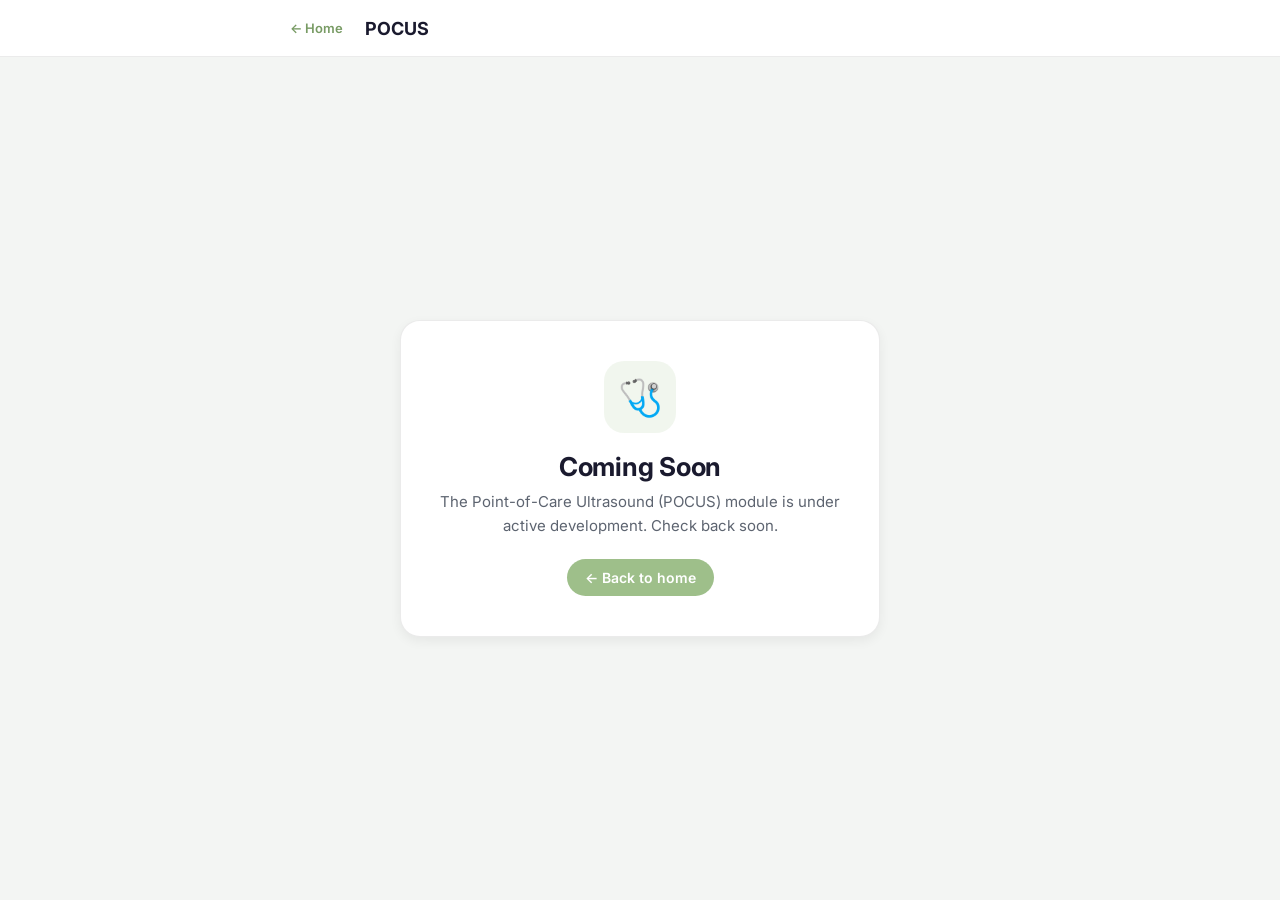
<file: pocus/pocus_index.html>
<!DOCTYPE html>
<html lang="en">
<head>
  <meta charset="UTF-8" />
  <meta name="viewport" content="width=device-width, initial-scale=1.0" />
  <meta name="theme-color" content="#9ebf8a" />
  <title>POCUS — Coming Soon</title>
  <link rel="preconnect" href="https://fonts.googleapis.com" />
  <link rel="preconnect" href="https://fonts.gstatic.com" crossorigin />
  <link href="https://fonts.googleapis.com/css2?family=Inter:wght@400;500;600;700&display=swap" rel="stylesheet" />
  <style>
    :root {
      --sage: rgb(158, 191, 138);
      --sage-light: rgba(158, 191, 138, 0.15);
      --sage-dark: rgb(120, 155, 100);
      --bg: #f3f5f3;
      --bg-card: #ffffff;
      --text: #1a1a2e;
      --text-secondary: #5d6470;
      --border: rgba(0,0,0,0.08);
      --shadow: 0 4px 12px rgba(0,0,0,0.06);
    }
    @media (prefers-color-scheme: dark) {
      :root:not([data-theme="light"]) {
        --bg: #0f1115; --bg-card: #181c22; --text: #f3f4f6; --text-secondary: #b3b9c4; --border: rgba(255,255,255,0.08);
      }
    }
    * { box-sizing: border-box; margin: 0; padding: 0; }
    body { font-family: 'Inter', -apple-system, sans-serif; background: var(--bg); color: var(--text); min-height: 100vh; display: flex; flex-direction: column; -webkit-font-smoothing: antialiased; }

    .app-header { background: var(--bg-card); border-bottom: 1px solid var(--border); }
    .header-inner { max-width: 760px; margin: 0 auto; padding: 14px 20px; display: flex; align-items: center; gap: 12px; }
    .home-link { font-size: 13px; font-weight: 600; color: var(--sage-dark); text-decoration: none; padding: 6px 10px; border-radius: 8px; }
    .home-link:hover { background: var(--sage-light); }
    .header-title h1 { font-size: 18px; font-weight: 700; }

    main { flex: 1; display: grid; place-items: center; padding: 40px 20px; }
    .card { background: var(--bg-card); border: 1px solid var(--border); border-radius: 20px; box-shadow: var(--shadow); padding: 40px 32px; max-width: 480px; text-align: center; }
    .icon-circle { width: 72px; height: 72px; border-radius: 20px; background: var(--sage-light); color: var(--sage-dark); display: grid; place-items: center; font-size: 36px; margin: 0 auto 18px; }
    h2 { font-size: 26px; font-weight: 700; margin-bottom: 8px; letter-spacing: -0.01em; }
    p { font-size: 15px; line-height: 1.55; color: var(--text-secondary); margin-bottom: 22px; }
    .btn { display: inline-block; padding: 10px 18px; border-radius: 999px; background: var(--sage); color: white; font-weight: 600; text-decoration: none; font-size: 14px; }
    .btn:hover { background: var(--sage-dark); }
  </style>
</head>
<body>
  <header class="app-header">
    <div class="header-inner">
      <a href="../index.html" class="home-link">← Home</a>
      <div class="header-title" style="flex:1;"><h1>POCUS</h1></div>
    </div>
  </header>

  <main>
    <div class="card">
      <div class="icon-circle" aria-hidden="true">🩺</div>
      <h2>Coming Soon</h2>
      <p>The Point-of-Care Ultrasound (POCUS) module is under active development. Check back soon.</p>
      <a href="../index.html" class="btn">← Back to home</a>
    </div>
  </main>
</body>
</html>
</file>
